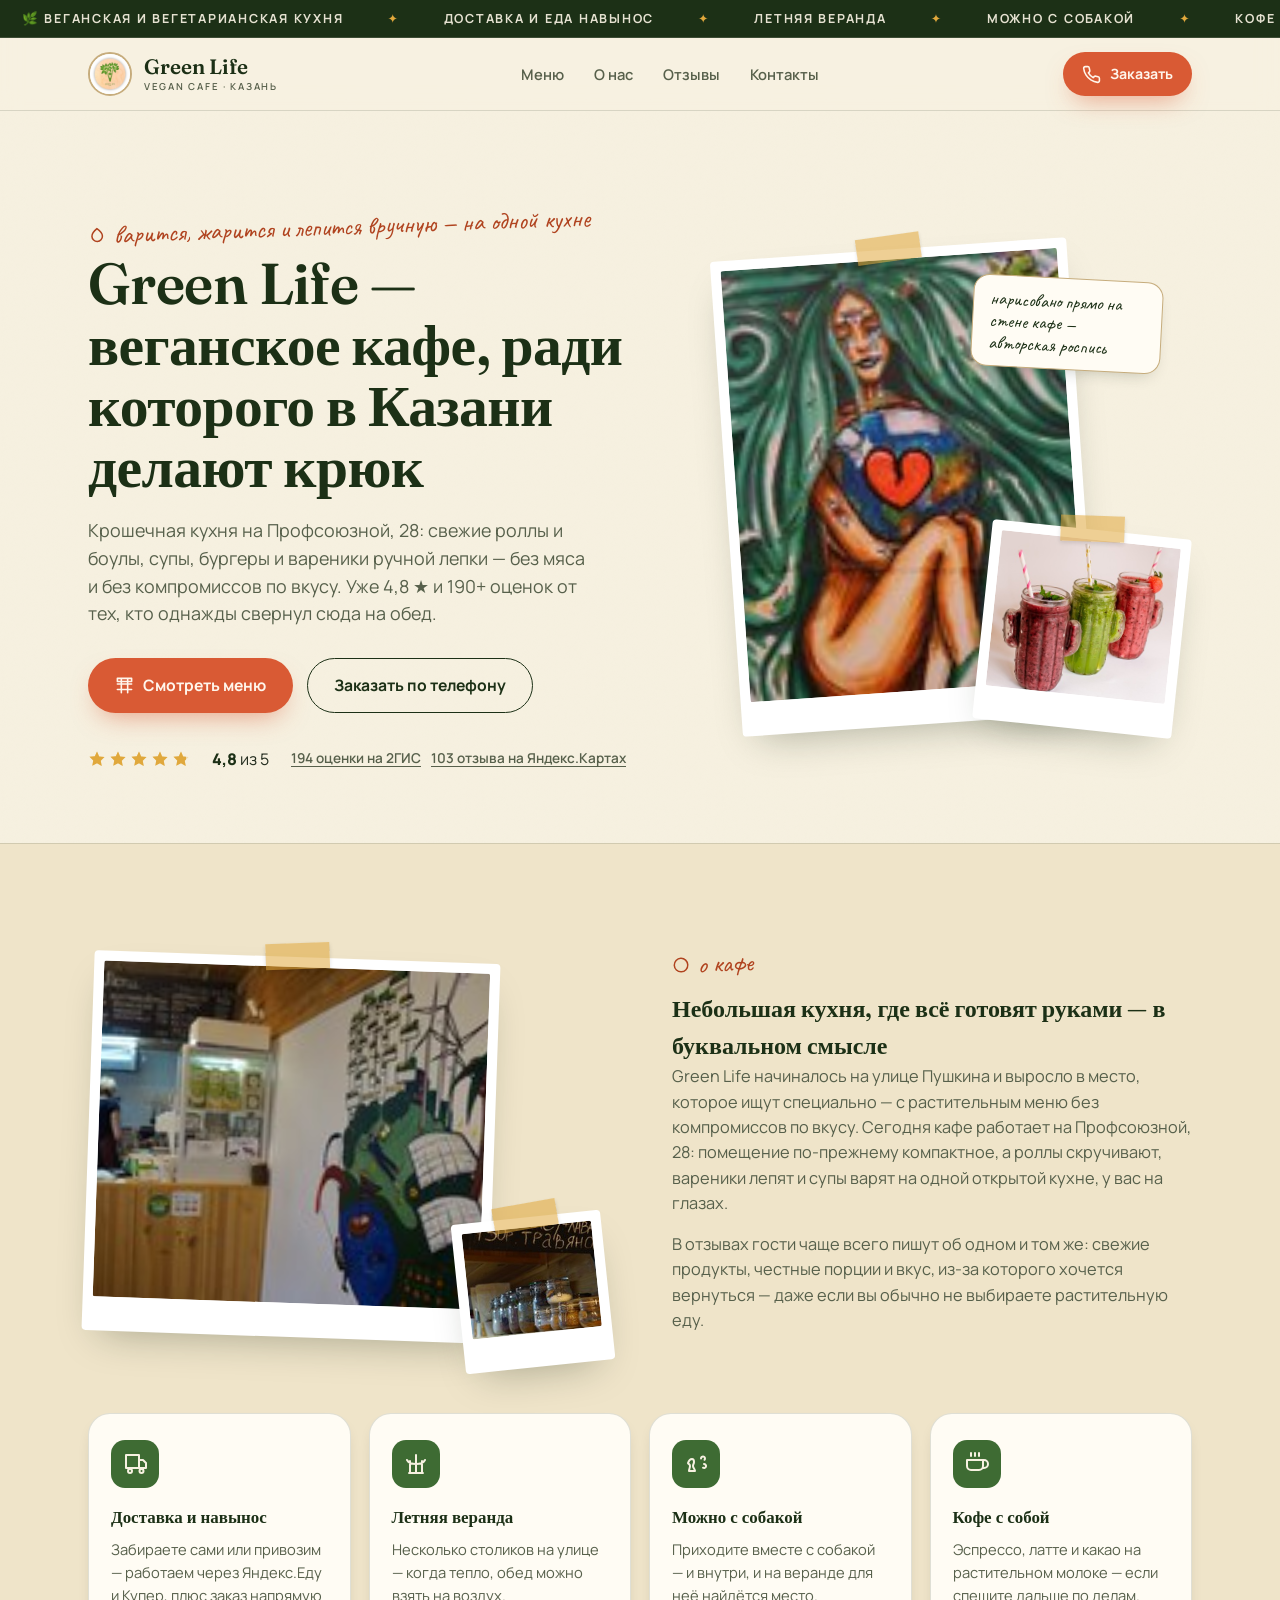
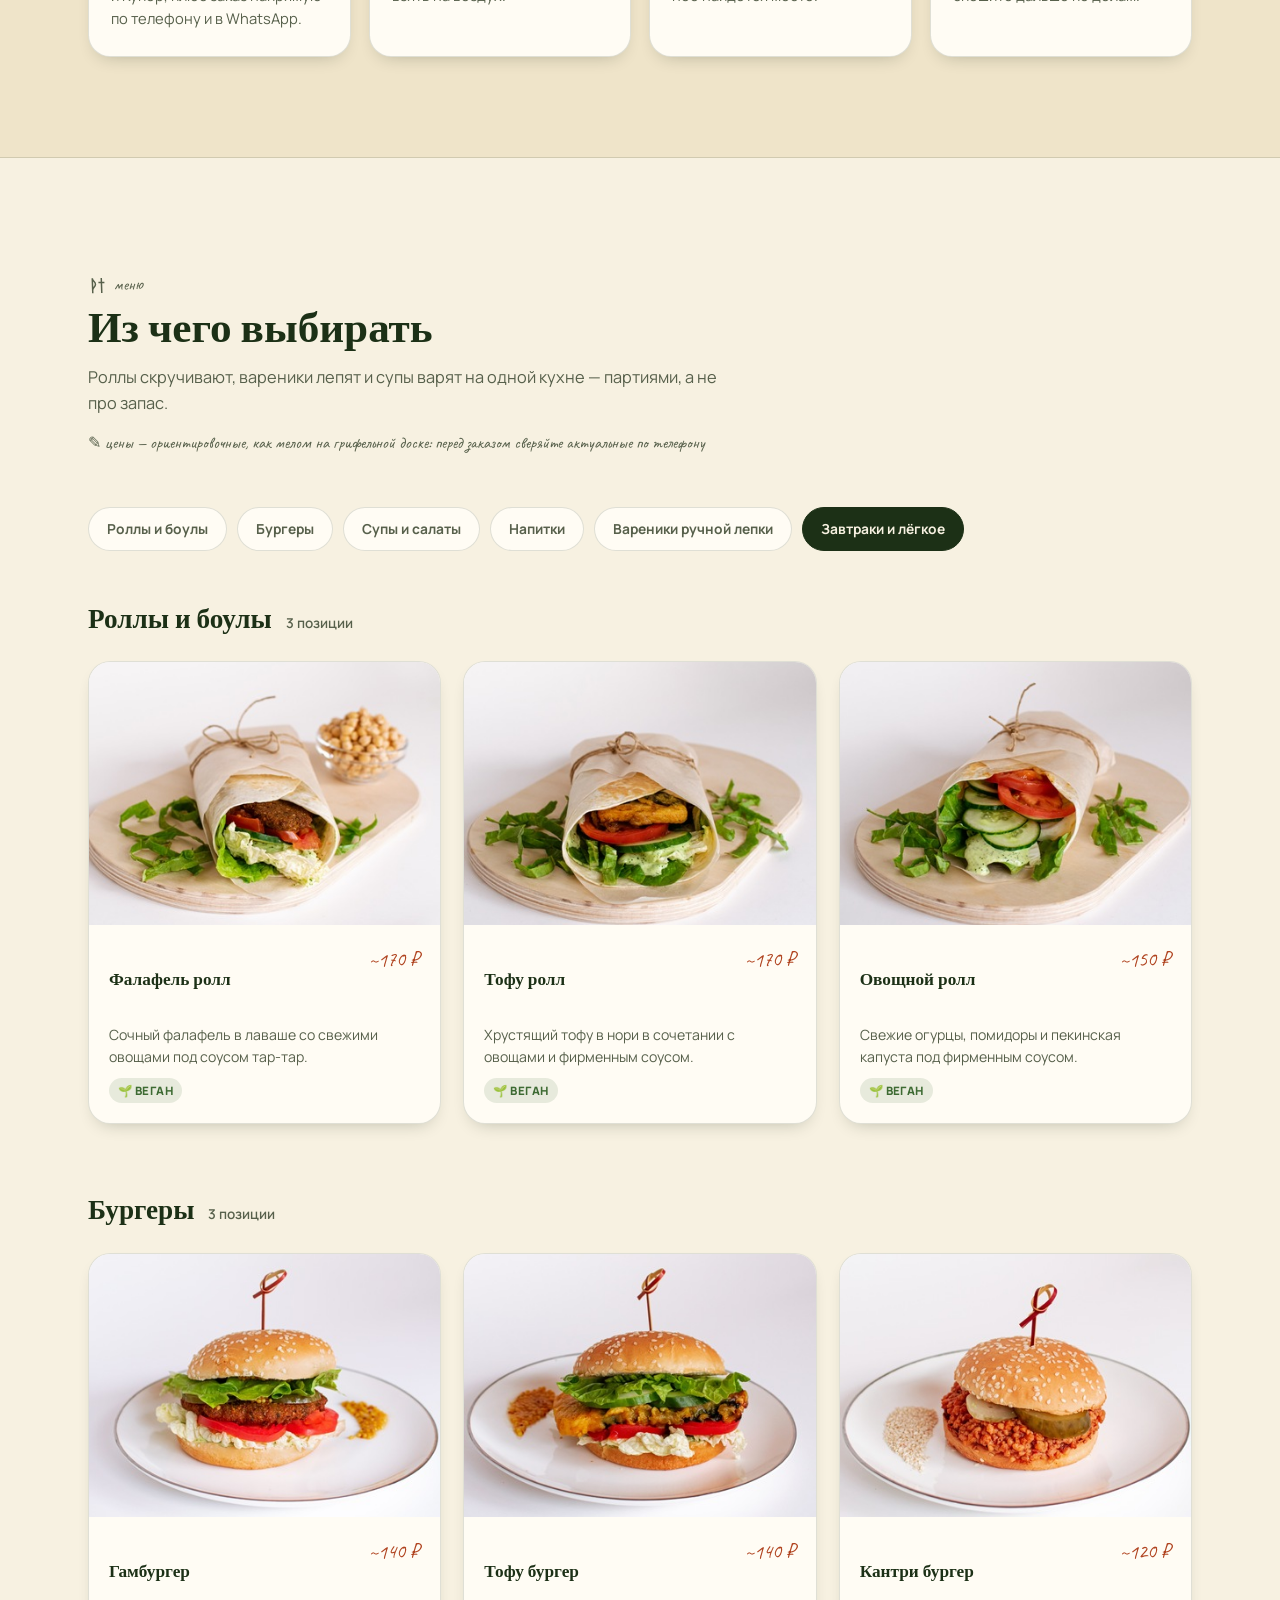
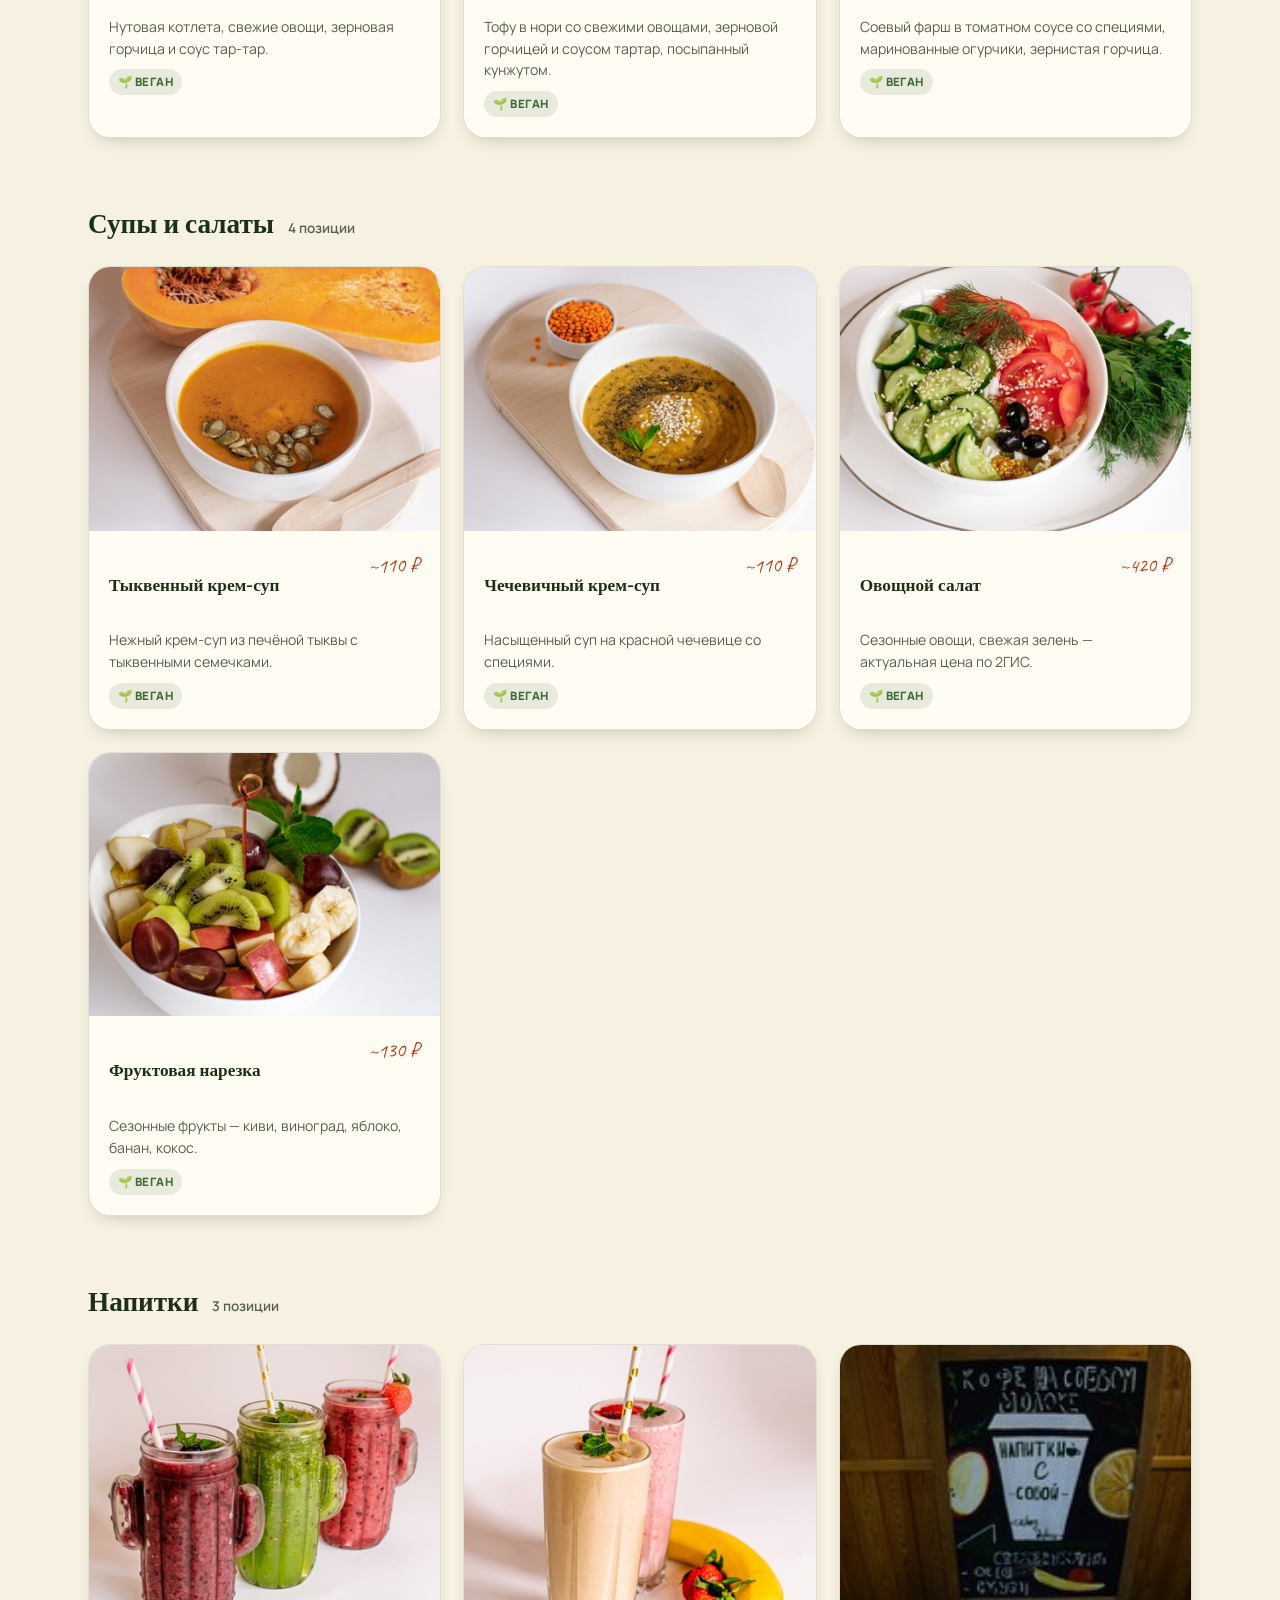
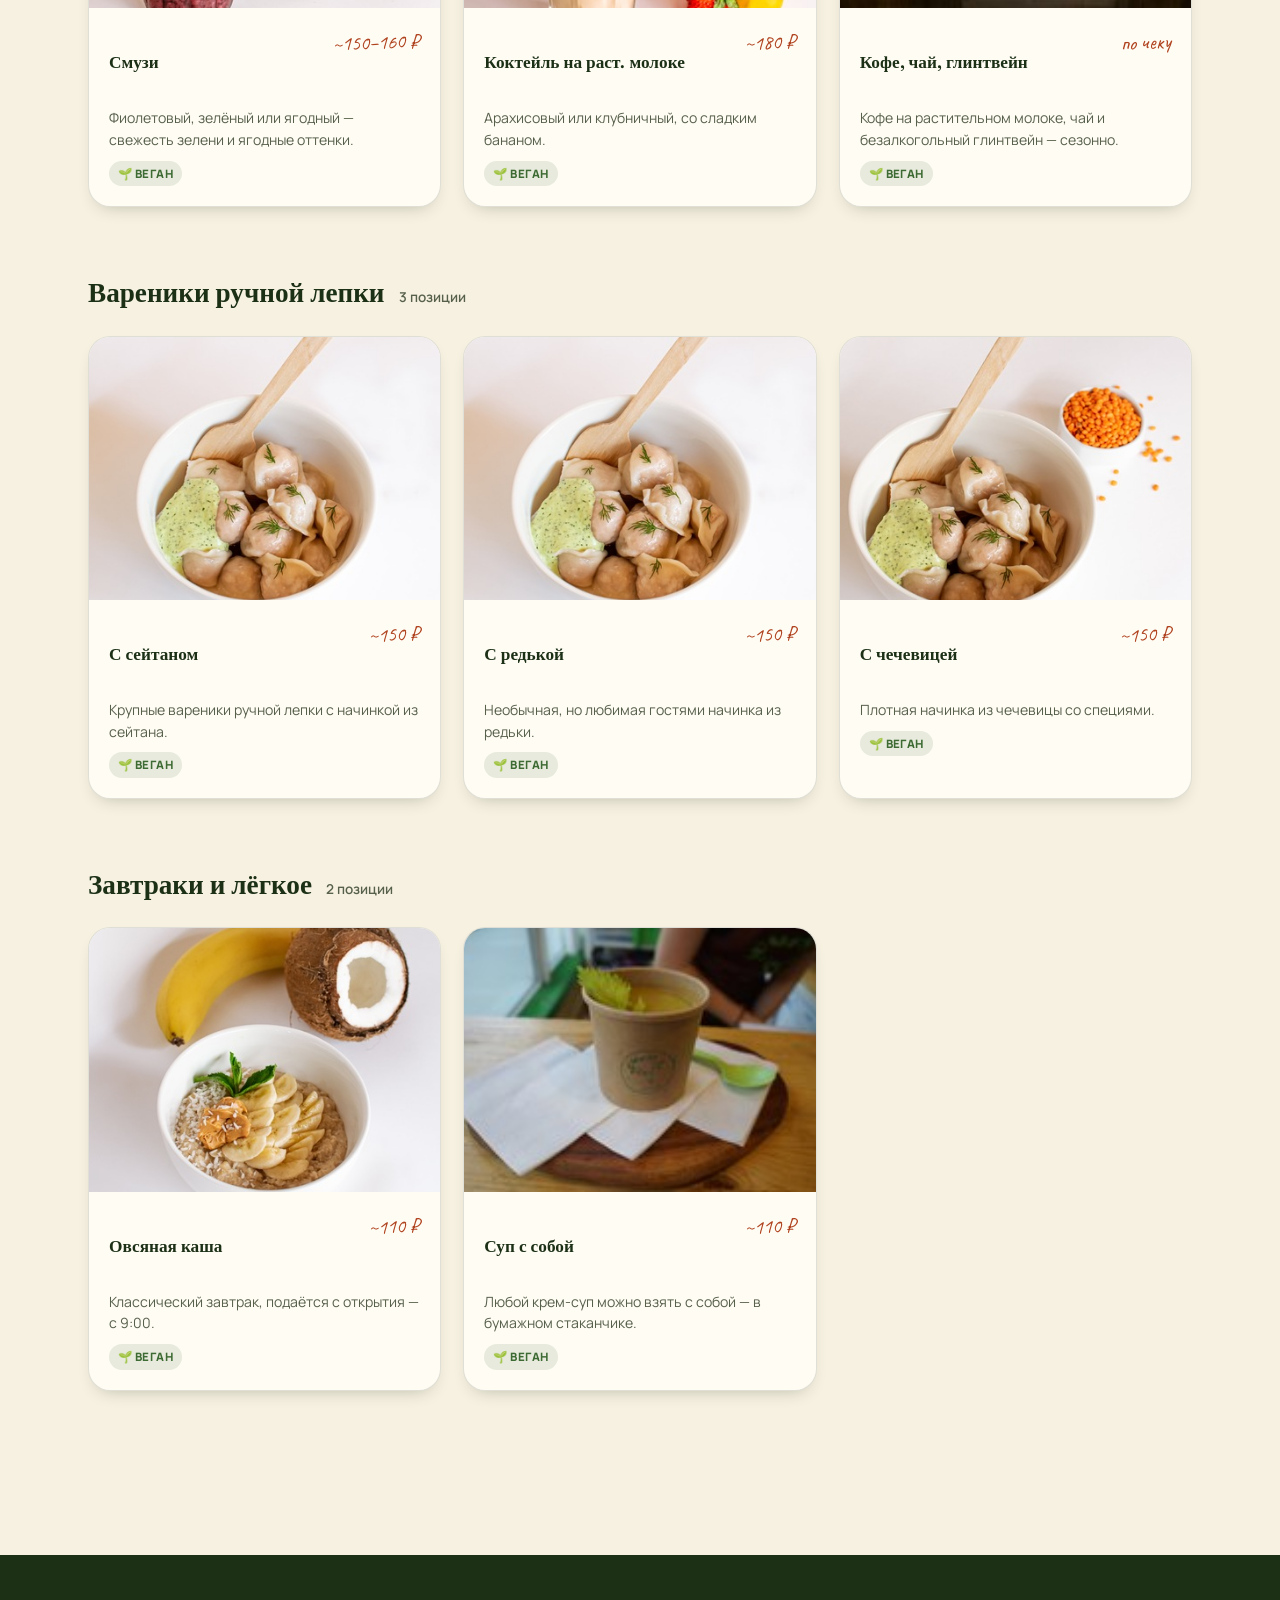
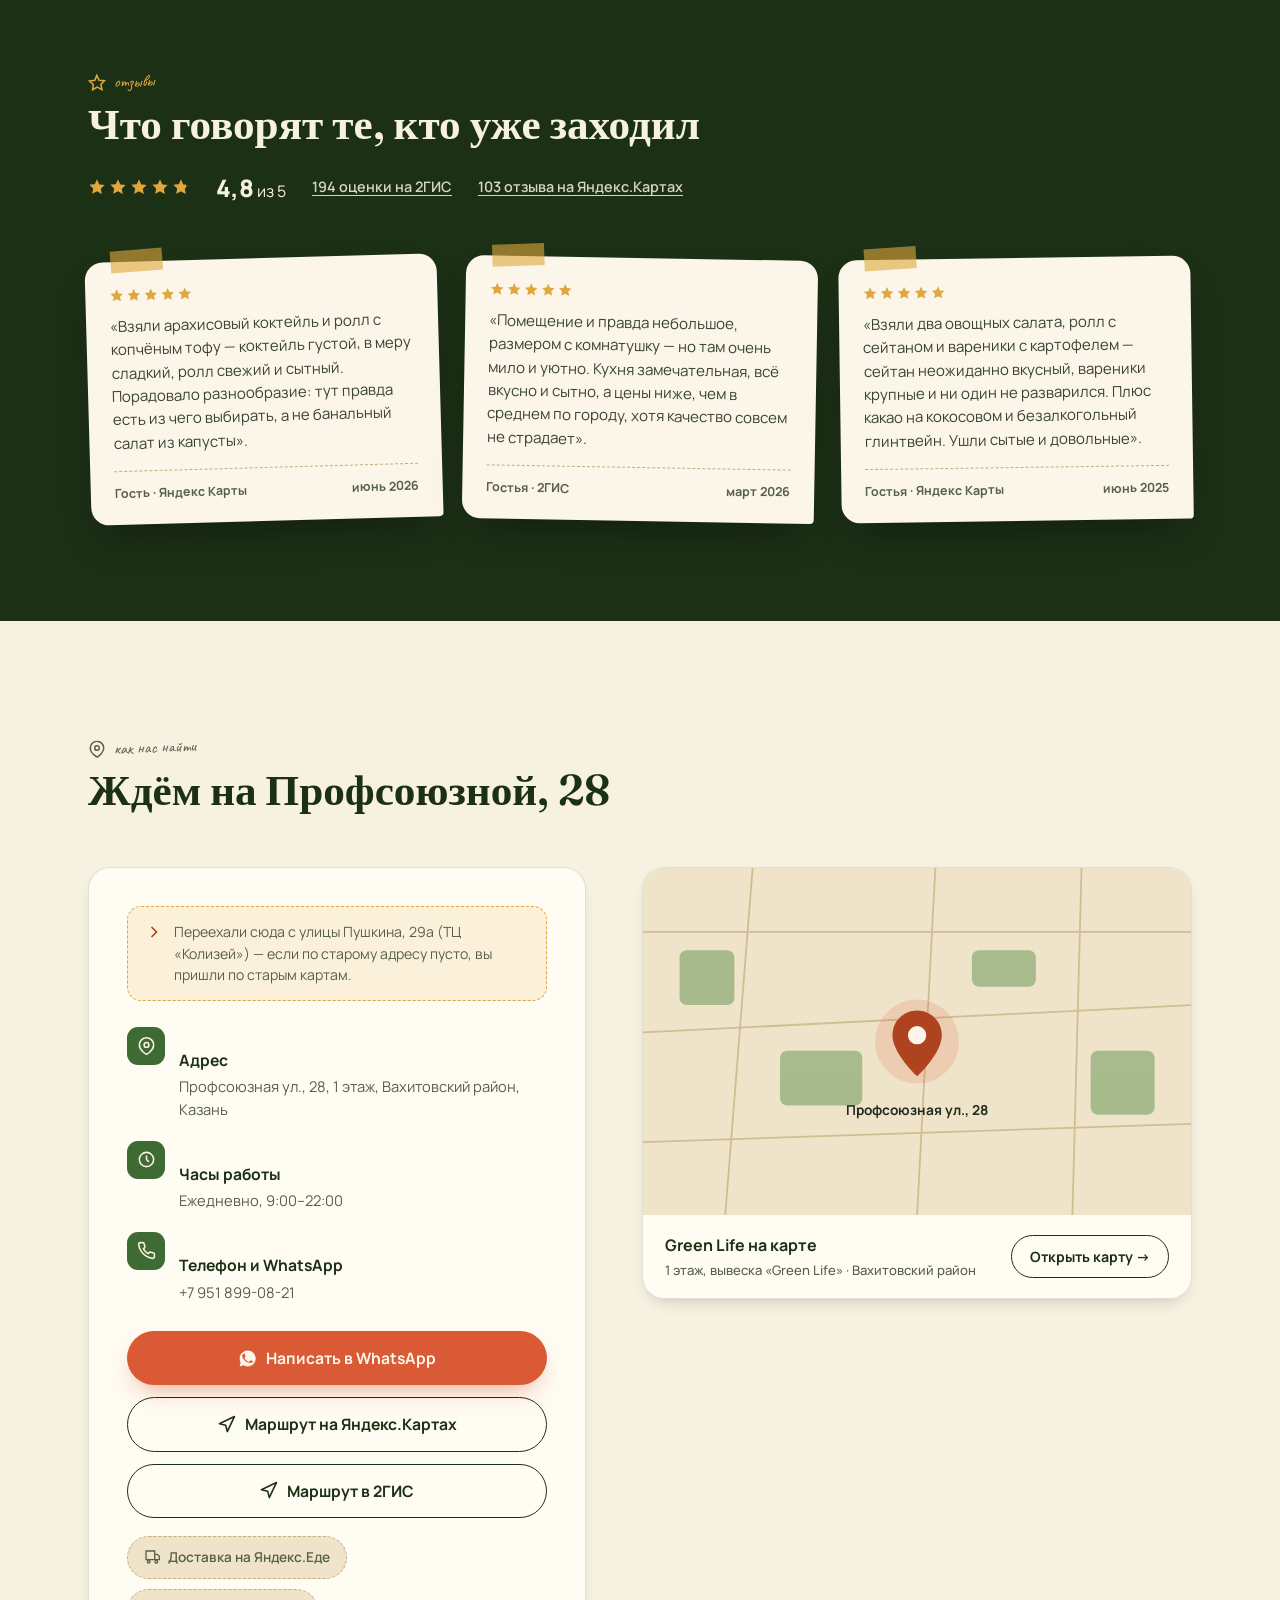
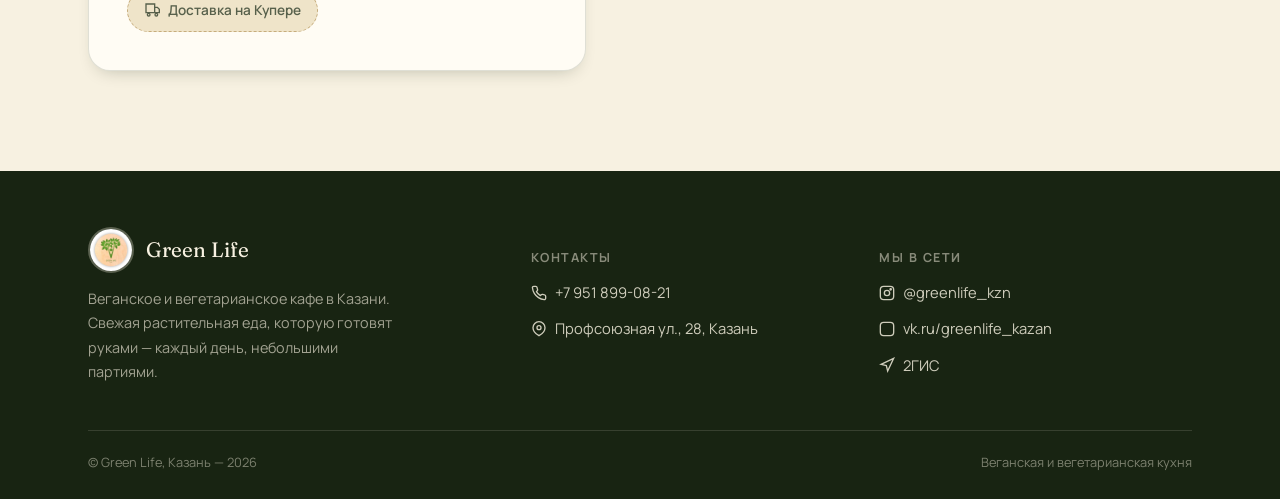
<file: green-life/index.html>
<!DOCTYPE html>
<html lang="ru">
<head>
<meta charset="UTF-8">
<meta name="viewport" content="width=device-width, initial-scale=1.0">
<title>Green Life — веганское кафе в Казани</title>
<meta name="description" content="Green Life — маленькое веганское и вегетарианское кафе в Казани. Роллы, боулы, супы, вареники ручной лепки. Доставка, навынос, летняя веранда. 4,8★ на 2ГИС.">

<link rel="preconnect" href="https://fonts.googleapis.com">
<link rel="preconnect" href="https://fonts.gstatic.com" crossorigin>
<link href="https://fonts.googleapis.com/css2?family=Fraunces:ital,opsz,wght@0,9..144,400;0,9..144,500;0,9..144,600;0,9..144,700;1,9..144,500&family=Manrope:wght@400;500;600;700;800&family=Caveat:wght@500;600;700&display=swap" rel="stylesheet">

<style>
  :root{
    --header-h:116px;
    --paper:#F7F1E1;
    --paper-2:#EFE4C9;
    --card:#FFFCF4;
    --ink:#232C1E;
    --ink-soft:#57604B;
    --leaf:#3E6B33;
    --leaf-deep:#1C3016;
    --leaf-mid:#6E9A5A;
    --wood:#D9C39B;
    --wood-line:#C6AC7C;
    --coral:#D95A34;
    --coral-deep:#B0431F;
    --gold:#E0A83C;
    --line: rgba(28,48,22,0.14);
    --shadow: 0 18px 40px -18px rgba(24,36,18,0.35);
    --shadow-sm: 0 8px 18px -10px rgba(24,36,18,0.3);
    --radius: 22px;
    --maxw: 1200px;
  }

  *,*::before,*::after{ box-sizing:border-box; }
  html{ scroll-behavior:smooth; }
  @media (prefers-reduced-motion: reduce){
    html{ scroll-behavior:auto; }
    *,*::before,*::after{ animation-duration:0.001ms !important; animation-iteration-count:1 !important; transition-duration:0.001ms !important; scroll-behavior:auto !important; }
  }

  body{
    margin:0;
    background:var(--paper);
    color:var(--ink);
    font-family:'Manrope', system-ui, sans-serif;
    font-size:16px;
    line-height:1.55;
    -webkit-font-smoothing:antialiased;
    overflow-x:hidden;
  }

  /* subtle paper grain */
  body::before{
    content:"";
    position:fixed; inset:0;
    pointer-events:none;
    z-index:0;
    opacity:0.5;
    background-image:url("data:image/svg+xml;utf8,<svg xmlns='http://www.w3.org/2000/svg' width='120' height='120'><filter id='n'><feTurbulence type='fractalNoise' baseFrequency='0.9' numOctaves='2' stitchTiles='stitch'/><feColorMatrix type='matrix' values='0 0 0 0 0.15  0 0 0 0 0.2  0 0 0 0 0.12  0 0 0 0.035 0'/></filter><rect width='100%25' height='100%25' filter='url(%23n)'/></svg>");
  }

  img{ max-width:100%; display:block; }
  a{ color:inherit; text-decoration:none; }
  h1,h2,h3{ font-family:'Fraunces', serif; font-weight:600; margin:0; color:var(--leaf-deep); }
  p{ margin:0; }
  ul{ margin:0; padding:0; list-style:none; }
  button{ font:inherit; cursor:pointer; }

  .wrap{ max-width:var(--maxw); margin:0 auto; padding:0 clamp(20px,5vw,48px); position:relative; z-index:1; }

  .eyebrow{
    font-family:'Caveat', cursive;
    font-size:clamp(1.3rem,2vw,1.6rem);
    color:var(--coral-deep);
    display:inline-flex;
    align-items:center;
    gap:8px;
    margin-bottom:6px;
    transform:rotate(-2deg);
  }
  .eyebrow svg{ width:18px; height:18px; flex:none; }

  .skip-link{
    position:absolute; left:-999px; top:0;
    background:var(--leaf-deep); color:var(--paper);
    padding:12px 18px; border-radius:0 0 10px 0; z-index:200;
  }
  .skip-link:focus{ left:0; }

  :focus-visible{ outline:3px solid var(--coral); outline-offset:3px; border-radius:6px; }

  /* ---------- Buttons ---------- */
  .btn{
    display:inline-flex; align-items:center; justify-content:center; gap:9px;
    padding:14px 26px;
    border-radius:100px;
    font-weight:700;
    font-size:0.98rem;
    border:1.5px solid transparent;
    transition:transform .25s cubic-bezier(.2,.8,.2,1), box-shadow .25s ease, background .25s ease, color .25s ease;
    white-space:nowrap;
  }
  .btn svg{ width:19px; height:19px; flex:none; }
  .btn-primary{
    background:var(--coral); color:#FFF6EC;
    box-shadow:0 12px 26px -10px rgba(217,90,52,0.55);
  }
  .btn-primary:hover{ transform:translateY(-3px); box-shadow:0 18px 32px -12px rgba(217,90,52,0.65); background:var(--coral-deep); }
  .btn-outline{
    background:transparent; border-color:var(--leaf-deep); color:var(--leaf-deep);
  }
  .btn-outline:hover{ background:var(--leaf-deep); color:var(--paper); transform:translateY(-3px); }
  .btn-ghost{
    background:rgba(255,255,255,0.14); color:var(--paper); border-color:rgba(247,241,225,0.4);
  }
  .btn-ghost:hover{ background:rgba(255,255,255,0.24); transform:translateY(-3px); }
  .btn-sm{ padding:10px 18px; font-size:0.88rem; }
  .btn-block{ width:100%; }

  .badge-static{
    display:inline-flex; align-items:center; gap:8px;
    padding:10px 16px; border-radius:100px;
    background:var(--paper-2); border:1.5px dashed var(--wood-line);
    color:var(--ink-soft); font-size:0.85rem; font-weight:600;
    cursor:default;
  }
  .badge-static svg{ width:16px; height:16px; }

  /* ---------- Header ---------- */
  header{
    position:sticky; top:0; z-index:100;
    background:rgba(247,241,225,0.88);
    backdrop-filter:blur(10px);
    border-bottom:1px solid var(--line);
    transition:box-shadow .3s ease, padding .3s ease;
  }
  header.scrolled{ box-shadow:0 10px 26px -18px rgba(20,30,15,0.4); }
  /* backdrop-filter creates a containing block for position:fixed descendants,
     which would trap the mobile nav panel inside the header's own small box
     instead of the viewport — drop it while the panel is open */
  header.nav-open{ backdrop-filter:none; }
  .header-inner{
    display:flex; align-items:center; justify-content:space-between;
    gap:20px; padding:14px clamp(20px,5vw,48px);
    max-width:var(--maxw); margin:0 auto;
  }
  .brand{ display:flex; align-items:center; gap:12px; }
  .brand img{
    width:44px; height:44px; border-radius:50%; object-fit:cover;
    border:2px solid var(--wood-line); background:var(--wood);
  }
  .brand-word{
    font-family:'Fraunces', serif; font-weight:600;
    font-size:1.3rem; color:var(--leaf-deep); line-height:1;
  }
  .brand-word small{
    display:block; font-family:'Manrope', sans-serif; font-weight:600;
    font-size:0.6rem; letter-spacing:0.18em; color:var(--ink-soft); margin-top:4px;
    text-transform:uppercase;
  }
  nav.mainnav{ display:flex; align-items:center; gap:clamp(14px,2.4vw,30px); }
  nav.mainnav a{
    font-weight:600; font-size:0.92rem; color:var(--ink-soft);
    position:relative; padding:4px 0;
  }
  nav.mainnav a::after{
    content:""; position:absolute; left:0; right:100%; bottom:-2px; height:2px;
    background:var(--coral); transition:right .3s cubic-bezier(.2,.8,.2,1);
  }
  nav.mainnav a:hover::after, nav.mainnav a:focus-visible::after{ right:0; }
  nav.mainnav a:hover{ color:var(--leaf-deep); }
  .header-cta{ display:flex; align-items:center; gap:12px; }
  .nav-toggle{ display:none; }

  /* ---------- Marquee ---------- */
  .marquee-strip{
    background:var(--leaf-deep); color:var(--paper); overflow:hidden;
    border-bottom:1px solid rgba(247,241,225,0.15);
  }
  .marquee-track{
    display:flex; width:max-content; gap:0;
    animation:scrollmq 32s linear infinite;
    padding:9px 0;
  }
  @keyframes scrollmq{ from{ transform:translateX(0);} to{ transform:translateX(-50%);} }
  .marquee-track span{
    font-size:0.78rem; font-weight:700; letter-spacing:0.14em; text-transform:uppercase;
    padding:0 22px; white-space:nowrap; opacity:0.92;
  }
  .marquee-track span.dot{ color:var(--gold); opacity:1; }

  /* ---------- Hero ---------- */
  .hero{ padding:clamp(50px,8vw,96px) 0 clamp(40px,6vw,72px); position:relative; }
  .hero-grid{
    display:grid; grid-template-columns:1.05fr 0.95fr; gap:clamp(30px,5vw,60px);
    align-items:center;
  }
  .hero h1{
    font-size:clamp(2.3rem,4.6vw,3.6rem); line-height:1.06; letter-spacing:-0.01em;
    margin-bottom:20px;
  }
  .hero h1 em{ font-style:italic; color:var(--coral-deep); }
  .hero p.lead{
    font-size:clamp(1.02rem,1.4vw,1.15rem); color:var(--ink-soft); max-width:46ch;
    margin-bottom:30px;
  }
  .hero-ctas{ display:flex; flex-wrap:wrap; gap:14px; margin-bottom:34px; }
  .rating-row{ display:flex; flex-wrap:wrap; align-items:center; gap:14px 22px; }
  .stars-frac{ position:relative; display:inline-block; width:102px; height:18px; line-height:0; flex:none; }
  .stars-frac .stars-row{ position:absolute; top:0; left:0; display:flex; gap:3px; }
  .stars-frac .stars-row svg{ width:18px; height:18px; flex:none; }
  .stars-frac .stars-row--bg{ color:rgba(224,168,60,0.32); }
  .stars-frac .stars-row--fg{ color:var(--gold); width:var(--fill); overflow:hidden; }
  .rating-num{ font-weight:800; color:var(--leaf-deep); }
  .rating-links{ display:flex; gap:10px; flex-wrap:wrap; font-size:0.85rem; }
  .rating-links a{ text-decoration:underline; text-underline-offset:3px; color:var(--ink-soft); font-weight:600; }
  .rating-links a:hover{ color:var(--coral-deep); }

  .hero-art{ position:relative; height:clamp(340px,42vw,480px); }
  .pin-photo{
    position:absolute; background:#fff; padding:10px 10px 34px;
    border-radius:4px; box-shadow:var(--shadow);
    transition:transform .4s cubic-bezier(.2,.8,.2,1);
  }
  .pin-photo img{ border-radius:2px; width:100%; height:100%; object-fit:cover; }
  .pin-photo::before{
    content:""; position:absolute; top:-14px; left:50%; transform:translateX(-50%) rotate(-4deg);
    width:64px; height:26px;
    background:rgba(224,168,60,0.55);
    box-shadow:0 2px 4px rgba(0,0,0,0.12);
  }
  .pin-main{
    width:min(360px,72%); aspect-ratio:3/4; top:0; left:6%;
    transform:rotate(-4deg);
    z-index:2;
  }
  .pin-main:hover{ transform:rotate(-1deg) scale(1.02); }
  .pin-second{
    width:min(200px,46%); aspect-ratio:1/1; bottom:0; right:2%;
    transform:rotate(6deg);
    z-index:3;
  }
  .pin-second:hover{ transform:rotate(2deg) scale(1.03); }
  .hero-tag{
    position:absolute; top:6%; right:6%; z-index:4;
    background:var(--card); border:1.5px solid var(--wood-line);
    border-radius:16px; padding:12px 16px; box-shadow:var(--shadow-sm);
    font-family:'Caveat', cursive; font-size:1.15rem; color:var(--leaf-deep);
    transform:rotate(3deg); max-width:190px; line-height:1.2;
  }

  /* ---------- Section shells ---------- */
  section{ padding:clamp(56px,8vw,100px) 0; position:relative; }
  .section-head{ max-width:640px; margin-bottom:clamp(32px,5vw,52px); }
  .section-head h2{ font-size:clamp(1.9rem,3.4vw,2.7rem); line-height:1.12; }
  .section-head p{ color:var(--ink-soft); margin-top:14px; font-size:1.02rem; }
  .section-head.center{ margin-left:auto; margin-right:auto; text-align:center; }

  [data-reveal]{ opacity:0; transform:translateY(26px); transition:opacity .7s ease, transform .7s cubic-bezier(.2,.8,.2,1); }
  [data-reveal].in-view{ opacity:1; transform:translateY(0); }

  /* ---------- About ---------- */
  .about{ background:var(--paper-2); border-top:1px solid var(--line); border-bottom:1px solid var(--line); }
  .about-grid{ display:grid; grid-template-columns:1fr 1fr; gap:clamp(30px,5vw,64px); align-items:center; }
  .about-copy p{ color:var(--ink-soft); margin-bottom:16px; font-size:1.02rem; }
  .about-photos{ position:relative; height:clamp(300px,32vw,380px); }
  .about-photos .pin-photo.main{ width:78%; height:100%; left:0; top:0; transform:rotate(2deg); }
  .about-photos .pin-photo.main:hover{ transform:rotate(0deg); }
  .about-photos .pin-photo.mini{ width:150px; height:150px; right:0; bottom:-8%; transform:rotate(-6deg); z-index:3; }
  .about-photos .pin-photo.mini:hover{ transform:rotate(-2deg) scale(1.04); }

  .feature-grid{
    margin-top:clamp(40px,6vw,64px);
    display:grid; grid-template-columns:repeat(4,1fr); gap:18px;
  }
  .feature-card{
    background:var(--card); border:1px solid var(--line); border-radius:var(--radius);
    padding:26px 22px; box-shadow:var(--shadow-sm);
    transition:transform .3s cubic-bezier(.2,.8,.2,1), box-shadow .3s ease;
  }
  .feature-card:hover{ transform:translateY(-6px); box-shadow:var(--shadow); }
  .feature-icon{
    width:48px; height:48px; border-radius:14px; background:var(--leaf);
    display:flex; align-items:center; justify-content:center; margin-bottom:16px;
  }
  .feature-icon svg{ width:24px; height:24px; color:var(--paper); }
  .feature-card h3{ font-size:1.06rem; margin-bottom:8px; font-weight:600; }
  .feature-card p{ color:var(--ink-soft); font-size:0.92rem; }

  /* ---------- Menu ---------- */
  .menu-note{
    display:flex; align-items:center; gap:10px; margin-top:16px;
    font-family:'Caveat', cursive; font-size:1.15rem; color:var(--coral-deep);
  }
  .chip-nav{
    display:flex; gap:10px; overflow-x:auto; padding-bottom:6px; margin-bottom:40px;
    scrollbar-width:thin;
  }
  .chip-nav a{
    flex:none; padding:10px 18px; border-radius:100px; background:var(--card);
    border:1.5px solid var(--line); font-weight:700; font-size:0.86rem; color:var(--ink-soft);
    transition:all .25s ease;
  }
  .chip-nav a:hover, .chip-nav a.active{
    background:var(--leaf-deep); color:var(--paper); border-color:var(--leaf-deep);
  }

  .menu-category{ margin-bottom:clamp(44px,6vw,64px); scroll-margin-top:150px; }
  .menu-category-head{ display:flex; align-items:baseline; gap:14px; margin-bottom:22px; }
  .menu-category-head h3{ font-size:clamp(1.3rem,2.2vw,1.7rem); }
  .menu-category-head .count{ color:var(--ink-soft); font-size:0.85rem; font-weight:600; }
  .dish-grid{ display:grid; grid-template-columns:repeat(3,1fr); gap:22px; }
  .dish-card{
    background:var(--card); border-radius:var(--radius); overflow:hidden;
    border:1px solid var(--line); box-shadow:var(--shadow-sm);
    transition:transform .35s cubic-bezier(.2,.8,.2,1), box-shadow .35s ease;
  }
  .dish-card:hover{ transform:translateY(-7px); box-shadow:var(--shadow); }
  .dish-photo{ aspect-ratio:4/3; overflow:hidden; }
  .dish-photo img{ width:100%; height:100%; object-fit:cover; transition:transform .5s ease; }
  .dish-card:hover .dish-photo img{ transform:scale(1.07); }
  .dish-body{ padding:18px 20px 20px; }
  .dish-top{ display:flex; justify-content:space-between; align-items:flex-start; gap:10px; margin-bottom:8px; }
  .dish-top h4{ font-family:'Fraunces', serif; font-weight:600; font-size:1.08rem; color:var(--leaf-deep); }
  .dish-price{
    font-family:'Caveat', cursive; font-size:1.3rem; color:var(--coral-deep);
    white-space:nowrap; transform:rotate(-2deg); flex:none;
  }
  .dish-body p{ color:var(--ink-soft); font-size:0.88rem; }
  .veg-tag{
    display:inline-flex; align-items:center; gap:4px; margin-top:10px;
    font-size:0.72rem; font-weight:800; letter-spacing:0.04em; text-transform:uppercase;
    color:var(--leaf); background:rgba(62,107,51,0.12); padding:4px 9px; border-radius:100px;
  }

  /* ---------- Reviews ---------- */
  .reviews{ background:var(--leaf-deep); color:var(--paper); }
  .reviews .section-head h2{ color:var(--paper); }
  .reviews .section-head p{ color:rgba(247,241,225,0.72); }
  .reviews-summary{
    display:flex; flex-wrap:wrap; gap:12px 26px; align-items:center; margin-top:20px;
  }
  .reviews-summary .rating-num{ color:var(--paper); font-size:1.5rem; }
  .reviews-summary a{ text-decoration:underline; text-underline-offset:3px; color:rgba(247,241,225,0.85); font-weight:600; font-size:0.9rem; }
  .review-grid{ display:grid; grid-template-columns:repeat(3,1fr); gap:24px; margin-top:44px; }
  .review-card{
    background:#FBF6E9; color:var(--ink); border-radius:18px 18px 4px 18px;
    padding:26px 24px 22px; box-shadow:0 20px 40px -16px rgba(0,0,0,0.4);
    position:relative;
    transition:transform .3s ease;
  }
  .review-card:nth-child(1){ transform:rotate(-1.6deg); }
  .review-card:nth-child(2){ transform:rotate(1deg); }
  .review-card:nth-child(3){ transform:rotate(-0.8deg); }
  .review-card:hover{ transform:rotate(0deg) translateY(-4px); }
  .review-card::before{
    content:""; position:absolute; top:-12px; left:26px; width:52px; height:22px;
    background:rgba(224,168,60,0.6); transform:rotate(-3deg);
  }
  .review-stars{ display:flex; gap:2px; color:var(--gold); margin-bottom:12px; }
  .review-stars svg{ width:15px; height:15px; }
  .review-card p.quote{ font-size:0.94rem; color:#3A4433; margin-bottom:16px; }
  .review-source{ display:flex; align-items:center; justify-content:space-between; font-size:0.78rem; color:var(--ink-soft); font-weight:700; border-top:1px dashed var(--wood-line); padding-top:12px; }

  /* ---------- Location ---------- */
  .location-grid{ display:grid; grid-template-columns:0.95fr 1.05fr; gap:clamp(30px,5vw,56px); align-items:start; }
  .info-card{
    background:var(--card); border:1px solid var(--line); border-radius:var(--radius);
    padding:clamp(26px,4vw,38px); box-shadow:var(--shadow-sm);
  }
  .moved-note{
    display:flex; gap:10px; align-items:flex-start; background:rgba(224,168,60,0.14);
    border:1.5px dashed var(--gold); border-radius:14px; padding:14px 16px; margin-bottom:26px;
    font-size:0.88rem; color:var(--ink-soft);
  }
  .moved-note svg{ width:20px; height:20px; flex:none; color:var(--coral-deep); margin-top:1px; }
  .info-line{ display:flex; gap:14px; align-items:flex-start; margin-bottom:20px; }
  .info-line .ic{
    width:38px; height:38px; border-radius:11px; background:var(--leaf); flex:none;
    display:flex; align-items:center; justify-content:center;
  }
  .info-line .ic svg{ width:19px; height:19px; color:var(--paper); }
  .info-line h4{ font-size:0.98rem; margin-bottom:3px; color:var(--leaf-deep); }
  .info-line p, .info-line a{ color:var(--ink-soft); font-size:0.92rem; }
  .info-line a:hover{ color:var(--coral-deep); }
  .location-ctas{ display:flex; flex-direction:column; gap:12px; margin-top:26px; }
  .badges-row{ display:flex; flex-wrap:wrap; gap:10px; margin-top:18px; }

  .map-card{
    background:var(--card); border:1px solid var(--line); border-radius:var(--radius);
    overflow:hidden; box-shadow:var(--shadow-sm);
  }
  .map-illustration{ display:block; width:100%; height:auto; }
  .map-caption{
    display:flex; align-items:center; justify-content:space-between; gap:14px;
    padding:18px 22px; flex-wrap:wrap;
  }
  .map-caption p{ font-weight:700; color:var(--leaf-deep); }
  .map-caption span{ display:block; font-size:0.82rem; color:var(--ink-soft); font-weight:500; margin-top:2px; }

  /* ---------- Footer ---------- */
  footer{ background:#182412; color:rgba(247,241,225,0.82); padding:56px 0 26px; }
  .footer-grid{ display:grid; grid-template-columns:1.3fr 1fr 1fr; gap:36px; margin-bottom:40px; }
  .footer-brand{ display:flex; align-items:center; gap:12px; margin-bottom:14px; }
  .footer-brand img{ width:46px; height:46px; border-radius:50%; border:2px solid rgba(247,241,225,0.3); }
  .footer-brand span{ font-family:'Fraunces', serif; font-size:1.3rem; color:#F7F1E1; }
  footer p{ font-size:0.9rem; line-height:1.7; color:rgba(247,241,225,0.62); max-width:34ch; }
  .footer-col h5{ font-size:0.78rem; letter-spacing:0.12em; text-transform:uppercase; color:rgba(247,241,225,0.5); margin-bottom:14px; font-weight:700; }
  .footer-col ul li{ margin-bottom:10px; }
  .footer-col a{ font-size:0.92rem; color:rgba(247,241,225,0.82); display:inline-flex; align-items:center; gap:8px; }
  .footer-col a:hover{ color:var(--gold); }
  .footer-col a svg{ width:16px; height:16px; flex:none; }
  .footer-bottom{ border-top:1px solid rgba(247,241,225,0.14); padding-top:22px; display:flex; justify-content:space-between; flex-wrap:wrap; gap:10px; font-size:0.8rem; color:rgba(247,241,225,0.45); }

  /* ---------- Responsive ---------- */
  @media (max-width:1000px){
    .hero-grid{ grid-template-columns:1fr; }
    .hero-art{ height:380px; max-width:420px; margin:0 auto; }
    .about-grid{ grid-template-columns:1fr; }
    .about-photos{ order:-1; height:300px; }
    .feature-grid{ grid-template-columns:repeat(2,1fr); }
    .dish-grid{ grid-template-columns:repeat(2,1fr); }
    .review-grid{ grid-template-columns:1fr; max-width:480px; margin-left:auto; margin-right:auto; }
    .location-grid{ grid-template-columns:1fr; }
    .footer-grid{ grid-template-columns:1fr 1fr; }
  }

  @media (max-width:760px){
    nav.mainnav{
      position:fixed; top:var(--header-h); left:0; right:0; bottom:0;
      background:var(--paper); overflow-y:auto;
      flex-direction:column; align-items:flex-start; gap:0;
      padding:10px clamp(20px,5vw,48px) 18px; border-bottom:1px solid var(--line);
      box-shadow:0 16px 30px -20px rgba(0,0,0,0.3);
      transform:translateY(-130%); opacity:0; transition:transform .3s ease, opacity .3s ease;
      z-index:99;
    }
    nav.mainnav.open{ transform:translateY(0); opacity:1; }
    nav.mainnav a{ padding:16px 0; width:100%; border-bottom:1px solid var(--line); font-size:1.05rem; }
    .header-cta .btn-label{ display:none; }
    .nav-toggle{
      display:flex; align-items:center; justify-content:center;
      width:42px; height:42px; border-radius:50%; border:1.5px solid var(--line); background:var(--card);
    }
    .nav-toggle svg{ width:20px; height:20px; }
    .dish-grid{ grid-template-columns:1fr; gap:14px; }
    .dish-card{ display:flex; flex-direction:row; }
    .dish-card:hover{ transform:none; }
    .dish-photo{ width:118px; aspect-ratio:1/1; flex:none; }
    .dish-card:hover .dish-photo img{ transform:none; }
    .dish-body{ padding:12px 16px; flex:1; min-width:0; }
    .dish-top{ margin-bottom:4px; }
    .dish-top h4{ font-size:0.98rem; }
    .dish-price{ font-size:1.1rem; }
    .dish-body p{
      font-size:0.82rem; display:-webkit-box; -webkit-line-clamp:2;
      -webkit-box-orient:vertical; overflow:hidden;
    }
    .veg-tag{ margin-top:6px; font-size:0.65rem; padding:3px 8px; }
    .feature-grid{ grid-template-columns:1fr 1fr; }
    .footer-grid{ grid-template-columns:1fr; gap:28px; }
    .hero-tag{ display:none; }
  }

  @media (max-width:420px){
    .feature-grid{ grid-template-columns:1fr; }
    .hero-ctas{ flex-direction:column; align-items:stretch; }
    .hero-ctas .btn{ width:100%; }
  }
</style>
</head>
<body>

<a class="skip-link" href="#main">Перейти к основному содержимому</a>

<header id="siteHeader">
  <div class="marquee-strip" aria-hidden="true">
    <div class="marquee-track">
      <span>🌿 веганская и вегетарианская кухня</span><span class="dot">✦</span>
      <span>доставка и еда навынос</span><span class="dot">✦</span>
      <span>летняя веранда</span><span class="dot">✦</span>
      <span>можно с собакой</span><span class="dot">✦</span>
      <span>кофе на растительном молоке</span><span class="dot">✦</span>
      <span>лепим вареники руками каждый день</span><span class="dot">✦</span>
      <span>🌿 веганская и вегетарианская кухня</span><span class="dot">✦</span>
      <span>доставка и еда навынос</span><span class="dot">✦</span>
      <span>летняя веранда</span><span class="dot">✦</span>
      <span>можно с собакой</span><span class="dot">✦</span>
      <span>кофе на растительном молоке</span><span class="dot">✦</span>
      <span>лепим вареники руками каждый день</span><span class="dot">✦</span>
    </div>
  </div>
  <div class="header-inner">
    <a href="#top" class="brand" aria-label="Green Life — на главную">
      <img src="assets/img/logo.jpg" alt="Логотип Green Life — выжженный на дереве значок с растением">
      <span class="brand-word">Green Life<small>vegan cafe · казань</small></span>
    </a>
    <nav class="mainnav" id="mainnav">
      <a href="#menu">Меню</a>
      <a href="#about">О нас</a>
      <a href="#reviews">Отзывы</a>
      <a href="#contacts">Контакты</a>
    </nav>
    <div class="header-cta">
      <a class="btn btn-primary btn-sm" href="tel:+79518990821">
        <svg viewBox="0 0 24 24" fill="none" stroke="currentColor" stroke-width="2" stroke-linecap="round" stroke-linejoin="round"><path d="M22 16.92v3a2 2 0 0 1-2.18 2 19.79 19.79 0 0 1-8.63-3.07 19.5 19.5 0 0 1-6-6 19.79 19.79 0 0 1-3.07-8.67A2 2 0 0 1 4.11 2h3a2 2 0 0 1 2 1.72c.127.96.361 1.903.7 2.81a2 2 0 0 1-.45 2.11L8.09 9.91a16 16 0 0 0 6 6l1.27-1.27a2 2 0 0 1 2.11-.45c.907.339 1.85.573 2.81.7A2 2 0 0 1 22 16.92z"/></svg>
        <span class="btn-label">Заказать</span>
      </a>
      <button class="nav-toggle" id="navToggle" aria-label="Открыть меню" aria-expanded="false" aria-controls="mainnav">
        <svg viewBox="0 0 24 24" fill="none" stroke="currentColor" stroke-width="2" stroke-linecap="round"><path d="M4 7h16M4 12h16M4 17h16"/></svg>
      </button>
    </div>
  </div>
</header>

<main id="main">

  <!-- HERO -->
  <div id="top"></div>
  <section class="hero">
    <div class="wrap hero-grid">
      <div>
        <p class="eyebrow">
          <svg viewBox="0 0 24 24" fill="none" stroke="currentColor" stroke-width="2"><path d="M12 3c-4 3-7 6-7 10a7 7 0 0 0 14 0c0-4-3-7-7-10z"/></svg>
          варится, жарится и лепится вручную — на одной кухне
        </p>
        <h1 data-reveal>Green Life — веганское кафе, ради которого в Казани делают крюк</h1>
        <p class="lead" data-reveal>Крошечная кухня на Профсоюзной, 28: свежие роллы и боулы, супы, бургеры и вареники ручной лепки — без мяса и без компромиссов по вкусу. Уже 4,8&nbsp;★ и 190+ оценок от тех, кто однажды свернул сюда на обед.</p>
        <div class="hero-ctas" data-reveal>
          <a class="btn btn-primary" href="#menu">
            <svg viewBox="0 0 24 24" fill="none" stroke="currentColor" stroke-width="2" stroke-linecap="round" stroke-linejoin="round"><path d="M3 3h18v4H3zM3 10h18M3 17h18M8 3v18M16 3v18"/></svg>
            Смотреть меню
          </a>
          <a class="btn btn-outline" href="tel:+79518990821">Заказать по телефону</a>
        </div>
        <div class="rating-row" data-reveal>
          <span class="stars-frac" style="--fill:96%" aria-hidden="true">
            <span class="stars-row stars-row--bg">
              <svg viewBox="0 0 24 24" fill="currentColor"><path d="M12 2l2.9 6.6L22 9.3l-5 4.9 1.3 7-6.3-3.5L5.7 21l1.3-7-5-4.9 7.1-.7z"/></svg>
              <svg viewBox="0 0 24 24" fill="currentColor"><path d="M12 2l2.9 6.6L22 9.3l-5 4.9 1.3 7-6.3-3.5L5.7 21l1.3-7-5-4.9 7.1-.7z"/></svg>
              <svg viewBox="0 0 24 24" fill="currentColor"><path d="M12 2l2.9 6.6L22 9.3l-5 4.9 1.3 7-6.3-3.5L5.7 21l1.3-7-5-4.9 7.1-.7z"/></svg>
              <svg viewBox="0 0 24 24" fill="currentColor"><path d="M12 2l2.9 6.6L22 9.3l-5 4.9 1.3 7-6.3-3.5L5.7 21l1.3-7-5-4.9 7.1-.7z"/></svg>
              <svg viewBox="0 0 24 24" fill="currentColor"><path d="M12 2l2.9 6.6L22 9.3l-5 4.9 1.3 7-6.3-3.5L5.7 21l1.3-7-5-4.9 7.1-.7z"/></svg>
            </span>
            <span class="stars-row stars-row--fg">
              <svg viewBox="0 0 24 24" fill="currentColor"><path d="M12 2l2.9 6.6L22 9.3l-5 4.9 1.3 7-6.3-3.5L5.7 21l1.3-7-5-4.9 7.1-.7z"/></svg>
              <svg viewBox="0 0 24 24" fill="currentColor"><path d="M12 2l2.9 6.6L22 9.3l-5 4.9 1.3 7-6.3-3.5L5.7 21l1.3-7-5-4.9 7.1-.7z"/></svg>
              <svg viewBox="0 0 24 24" fill="currentColor"><path d="M12 2l2.9 6.6L22 9.3l-5 4.9 1.3 7-6.3-3.5L5.7 21l1.3-7-5-4.9 7.1-.7z"/></svg>
              <svg viewBox="0 0 24 24" fill="currentColor"><path d="M12 2l2.9 6.6L22 9.3l-5 4.9 1.3 7-6.3-3.5L5.7 21l1.3-7-5-4.9 7.1-.7z"/></svg>
              <svg viewBox="0 0 24 24" fill="currentColor"><path d="M12 2l2.9 6.6L22 9.3l-5 4.9 1.3 7-6.3-3.5L5.7 21l1.3-7-5-4.9 7.1-.7z"/></svg>
            </span>
          </span>
          <span><span class="rating-num">4,8</span> из 5</span>
          <span class="rating-links">
            <a href="https://2gis.ru/kazan/firm/70000001027173028" target="_blank" rel="noopener">194 оценки на 2ГИС</a>
            <a href="https://yandex.ru/maps/org/green_life/86195122225/?ll=49.124084%2C55.792665&z=17" target="_blank" rel="noopener">103 отзыва на Яндекс.Картах</a>
          </span>
        </div>
      </div>

      <div class="hero-art" data-reveal>
        <div class="pin-photo pin-main">
          <img src="assets/img/gallery-interior-3.jpg" alt="Роспись на стене кафе Green Life: девушка с зелёными волосами держит планету в форме сердца">
        </div>
        <div class="pin-photo pin-second">
          <img src="assets/img/menu-smoothie.jpg" alt="Три смузи в стаканах в форме кактуса — фиолетовый, зелёный и ягодный">
        </div>
        <div class="hero-tag">нарисовано прямо на стене кафе — авторская роспись</div>
      </div>
    </div>
  </section>

  <!-- ABOUT -->
  <section class="about" id="about">
    <div class="wrap about-grid">
      <div class="about-photos" data-reveal>
        <div class="pin-photo main">
          <img src="assets/img/gallery-interior-4.jpg" alt="Барная стойка кафе Green Life на фоне настенной росписи с растениями и планетой">
        </div>
        <div class="pin-photo mini">
          <img src="assets/img/gallery-interior-1.jpg" alt="Банки с рассыпным чаем на полке рядом с рукописным меловым меню">
        </div>
      </div>
      <div>
        <p class="eyebrow">
          <svg viewBox="0 0 24 24" fill="none" stroke="currentColor" stroke-width="2"><circle cx="12" cy="12" r="9"/></svg>
          о кафе
        </p>
        <h2 data-reveal>Небольшая кухня, где всё готовят руками — в буквальном смысле</h2>
        <div class="about-copy" data-reveal>
          <p>Green Life начиналось на улице Пушкина и выросло в место, которое ищут специально — с растительным меню без компромиссов по вкусу. Сегодня кафе работает на Профсоюзной, 28: помещение по-прежнему компактное, а роллы скручивают, вареники лепят и супы варят на одной открытой кухне, у вас на глазах.</p>
          <p>В отзывах гости чаще всего пишут об одном и том же: свежие продукты, честные порции и вкус, из-за которого хочется вернуться — даже если вы обычно не выбираете растительную еду.</p>
        </div>
      </div>
    </div>

    <div class="wrap">
      <div class="feature-grid">
        <div class="feature-card" data-reveal>
          <div class="feature-icon"><svg viewBox="0 0 24 24" fill="none" stroke="currentColor" stroke-width="2" stroke-linecap="round" stroke-linejoin="round"><path d="M3 3h13v13H3zM16 8h4l3 3v5h-7V8z"/><circle cx="7" cy="19" r="2"/><circle cx="18.5" cy="19" r="2"/></svg></div>
          <h3>Доставка и навынос</h3>
          <p>Забираете сами или привозим — работаем через Яндекс.Еду и Купер, плюс заказ напрямую по телефону и в WhatsApp.</p>
        </div>
        <div class="feature-card" data-reveal>
          <div class="feature-icon"><svg viewBox="0 0 24 24" fill="none" stroke="currentColor" stroke-width="2" stroke-linecap="round" stroke-linejoin="round"><path d="M12 3v18M3 8c1.5 3 3.5 4 9 4s7.5-1 9-4M5 21h14M6 21V9M18 21V9"/></svg></div>
          <h3>Летняя веранда</h3>
          <p>Несколько столиков на улице — когда тепло, обед можно взять на воздух.</p>
        </div>
        <div class="feature-card" data-reveal>
          <div class="feature-icon"><svg viewBox="0 0 24 24" fill="none" stroke="currentColor" stroke-width="2" stroke-linecap="round" stroke-linejoin="round"><path d="M4 11c1-3 3-4 4-4s2 1 2 3-1 2-1 4 2 3 2 5H5c0-2 1-3 1-5s-2-2-2-3zM17 6.5a2 2 0 1 1 3.5 1.3M20 12a2 2 0 1 1-1 3.7"/></svg></div>
          <h3>Можно с собакой</h3>
          <p>Приходите вместе с собакой — и внутри, и на веранде для неё найдётся место.</p>
        </div>
        <div class="feature-card" data-reveal>
          <div class="feature-icon"><svg viewBox="0 0 24 24" fill="none" stroke="currentColor" stroke-width="2" stroke-linecap="round" stroke-linejoin="round"><path d="M18 8h1a4 4 0 0 1 0 8h-1M2 8h16v6a4 4 0 0 1-4 4H6a4 4 0 0 1-4-4V8zM6 1v3M10 1v3M14 1v3"/></svg></div>
          <h3>Кофе с собой</h3>
          <p>Эспрессо, латте и какао на растительном молоке — если спешите дальше по делам.</p>
        </div>
      </div>
    </div>
  </section>

  <!-- MENU -->
  <section id="menu">
    <div class="wrap">
      <div class="section-head">
        <p class="eyebrow">
          <svg viewBox="0 0 24 24" fill="none" stroke="currentColor" stroke-width="2"><path d="M6 2v20M6 2c0 4 4 4 4 8s-4 4-4 8M18 2v20M14 8h8"/></svg>
          меню
        </p>
        <h2 data-reveal>Из чего выбирать</h2>
        <p data-reveal>Роллы скручивают, вареники лепят и супы варят на одной кухне — партиями, а не про запас.</p>
        <p class="menu-note" data-reveal>✎ цены — ориентировочные, как мелом на грифельной доске: перед заказом сверяйте актуальные по телефону</p>
      </div>

      <nav class="chip-nav" aria-label="Разделы меню">
        <a href="#cat-rolls">Роллы и боулы</a>
        <a href="#cat-burgers">Бургеры</a>
        <a href="#cat-soups">Супы и салаты</a>
        <a href="#cat-drinks">Напитки</a>
        <a href="#cat-dumplings">Вареники ручной лепки</a>
        <a href="#cat-breakfast">Завтраки и лёгкое</a>
      </nav>

      <div class="menu-category" id="cat-rolls" data-reveal>
        <div class="menu-category-head"><h3>Роллы и боулы</h3><span class="count">3 позиции</span></div>
        <div class="dish-grid">
          <article class="dish-card">
            <div class="dish-photo"><img src="assets/img/menu-falafel-roll.jpg" alt="Фалафель ролл, завёрнутый в лаваш, на деревянной доске"></div>
            <div class="dish-body">
              <div class="dish-top"><h4>Фалафель ролл</h4><span class="dish-price">~170 ₽</span></div>
              <p>Сочный фалафель в лаваше со свежими овощами под соусом тар-тар.</p>
              <span class="veg-tag">🌱 веган</span>
            </div>
          </article>
          <article class="dish-card">
            <div class="dish-photo"><img src="assets/img/menu-tofu-roll.jpg" alt="Тофу ролл в нори, разрезанный на кусочки"></div>
            <div class="dish-body">
              <div class="dish-top"><h4>Тофу ролл</h4><span class="dish-price">~170 ₽</span></div>
              <p>Хрустящий тофу в нори в сочетании с овощами и фирменным соусом.</p>
              <span class="veg-tag">🌱 веган</span>
            </div>
          </article>
          <article class="dish-card">
            <div class="dish-photo"><img src="assets/img/menu-veg-roll.jpg" alt="Овощной ролл в лаваше на деревянной доске"></div>
            <div class="dish-body">
              <div class="dish-top"><h4>Овощной ролл</h4><span class="dish-price">~150 ₽</span></div>
              <p>Свежие огурцы, помидоры и пекинская капуста под фирменным соусом.</p>
              <span class="veg-tag">🌱 веган</span>
            </div>
          </article>
        </div>
      </div>

      <div class="menu-category" id="cat-burgers" data-reveal>
        <div class="menu-category-head"><h3>Бургеры</h3><span class="count">3 позиции</span></div>
        <div class="dish-grid">
          <article class="dish-card">
            <div class="dish-photo"><img src="assets/img/menu-burger.jpg" alt="Гамбургер с нутовой котлетой и овощами"></div>
            <div class="dish-body">
              <div class="dish-top"><h4>Гамбургер</h4><span class="dish-price">~140 ₽</span></div>
              <p>Нутовая котлета, свежие овощи, зерновая горчица и соус тар-тар.</p>
              <span class="veg-tag">🌱 веган</span>
            </div>
          </article>
          <article class="dish-card">
            <div class="dish-photo"><img src="assets/img/menu-tofu-burger.jpg" alt="Тофу бургер с кунжутом на деревянной доске"></div>
            <div class="dish-body">
              <div class="dish-top"><h4>Тофу бургер</h4><span class="dish-price">~140 ₽</span></div>
              <p>Тофу в нори со свежими овощами, зерновой горчицей и соусом тартар, посыпанный кунжутом.</p>
              <span class="veg-tag">🌱 веган</span>
            </div>
          </article>
          <article class="dish-card">
            <div class="dish-photo"><img src="assets/img/menu-country-burger.jpg" alt="Кантри бургер с соевым фаршем и маринованными огурчиками"></div>
            <div class="dish-body">
              <div class="dish-top"><h4>Кантри бургер</h4><span class="dish-price">~120 ₽</span></div>
              <p>Соевый фарш в томатном соусе со специями, маринованные огурчики, зернистая горчица.</p>
              <span class="veg-tag">🌱 веган</span>
            </div>
          </article>
        </div>
      </div>

      <div class="menu-category" id="cat-soups" data-reveal>
        <div class="menu-category-head"><h3>Супы и салаты</h3><span class="count">4 позиции</span></div>
        <div class="dish-grid">
          <article class="dish-card">
            <div class="dish-photo"><img src="assets/img/menu-pumpkin-soup.jpg" alt="Тыквенный крем-суп с семечками в белой тарелке"></div>
            <div class="dish-body">
              <div class="dish-top"><h4>Тыквенный крем-суп</h4><span class="dish-price">~110 ₽</span></div>
              <p>Нежный крем-суп из печёной тыквы с тыквенными семечками.</p>
              <span class="veg-tag">🌱 веган</span>
            </div>
          </article>
          <article class="dish-card">
            <div class="dish-photo"><img src="assets/img/menu-lentil-soup.jpg" alt="Чечевичный крем-суп в белой тарелке"></div>
            <div class="dish-body">
              <div class="dish-top"><h4>Чечевичный крем-суп</h4><span class="dish-price">~110 ₽</span></div>
              <p>Насыщенный суп на красной чечевице со специями.</p>
              <span class="veg-tag">🌱 веган</span>
            </div>
          </article>
          <article class="dish-card">
            <div class="dish-photo"><img src="assets/img/menu-veg-salad.jpg" alt="Овощной салат в тарелке"></div>
            <div class="dish-body">
              <div class="dish-top"><h4>Овощной салат</h4><span class="dish-price">~420 ₽</span></div>
              <p>Сезонные овощи, свежая зелень — актуальная цена по 2ГИС.</p>
              <span class="veg-tag">🌱 веган</span>
            </div>
          </article>
          <article class="dish-card">
            <div class="dish-photo"><img src="assets/img/menu-tofu-salad-cut.jpg" alt="Фруктовая нарезка с киви, виноградом и бананом в белой миске"></div>
            <div class="dish-body">
              <div class="dish-top"><h4>Фруктовая нарезка</h4><span class="dish-price">~130 ₽</span></div>
              <p>Сезонные фрукты — киви, виноград, яблоко, банан, кокос.</p>
              <span class="veg-tag">🌱 веган</span>
            </div>
          </article>
        </div>
      </div>

      <div class="menu-category" id="cat-drinks" data-reveal>
        <div class="menu-category-head"><h3>Напитки</h3><span class="count">3 позиции</span></div>
        <div class="dish-grid">
          <article class="dish-card">
            <div class="dish-photo"><img src="assets/img/menu-smoothie.jpg" alt="Три смузи в стаканах в форме кактуса"></div>
            <div class="dish-body">
              <div class="dish-top"><h4>Смузи</h4><span class="dish-price">~150–160 ₽</span></div>
              <p>Фиолетовый, зелёный или ягодный — свежесть зелени и ягодные оттенки.</p>
              <span class="veg-tag">🌱 веган</span>
            </div>
          </article>
          <article class="dish-card">
            <div class="dish-photo"><img src="assets/img/menu-milkshakes.jpg" alt="Молочные коктейли на растительном молоке с бананом и клубникой"></div>
            <div class="dish-body">
              <div class="dish-top"><h4>Коктейль на раст. молоке</h4><span class="dish-price">~180 ₽</span></div>
              <p>Арахисовый или клубничный, со сладким бананом.</p>
              <span class="veg-tag">🌱 веган</span>
            </div>
          </article>
          <article class="dish-card">
            <div class="dish-photo"><img src="assets/img/gallery-interior-2.jpg" alt="Рукописное меловое меню напитков на кофе на растительном молоке"></div>
            <div class="dish-body">
              <div class="dish-top"><h4>Кофе, чай, глинтвейн</h4><span class="dish-price">по чеку</span></div>
              <p>Кофе на растительном молоке, чай и безалкогольный глинтвейн — сезонно.</p>
              <span class="veg-tag">🌱 веган</span>
            </div>
          </article>
        </div>
      </div>

      <div class="menu-category" id="cat-dumplings" data-reveal>
        <div class="menu-category-head"><h3>Вареники ручной лепки</h3><span class="count">3 позиции</span></div>
        <div class="dish-grid">
          <article class="dish-card">
            <div class="dish-photo"><img src="assets/img/menu-dumplings-seitan.jpg" alt="Вареники с сейтаном на тарелке"></div>
            <div class="dish-body">
              <div class="dish-top"><h4>С сейтаном</h4><span class="dish-price">~150 ₽</span></div>
              <p>Крупные вареники ручной лепки с начинкой из сейтана.</p>
              <span class="veg-tag">🌱 веган</span>
            </div>
          </article>
          <article class="dish-card">
            <div class="dish-photo"><img src="assets/img/menu-dumplings-radish.jpg" alt="Вареники с редькой под зелёным соусом в белой миске"></div>
            <div class="dish-body">
              <div class="dish-top"><h4>С редькой</h4><span class="dish-price">~150 ₽</span></div>
              <p>Необычная, но любимая гостями начинка из редьки.</p>
              <span class="veg-tag">🌱 веган</span>
            </div>
          </article>
          <article class="dish-card">
            <div class="dish-photo"><img src="assets/img/menu-dumplings-lentil.jpg" alt="Вареники с чечевицей в белой миске рядом с чечевицей в плошке"></div>
            <div class="dish-body">
              <div class="dish-top"><h4>С чечевицей</h4><span class="dish-price">~150 ₽</span></div>
              <p>Плотная начинка из чечевицы со специями.</p>
              <span class="veg-tag">🌱 веган</span>
            </div>
          </article>
        </div>
      </div>

      <div class="menu-category" id="cat-breakfast" data-reveal>
        <div class="menu-category-head"><h3>Завтраки и лёгкое</h3><span class="count">2 позиции</span></div>
        <div class="dish-grid">
          <article class="dish-card">
            <div class="dish-photo"><img src="assets/img/menu-oatmeal.jpg" alt="Овсяная каша в миске"></div>
            <div class="dish-body">
              <div class="dish-top"><h4>Овсяная каша</h4><span class="dish-price">~110 ₽</span></div>
              <p>Классический завтрак, подаётся с открытия — с 9:00.</p>
              <span class="veg-tag">🌱 веган</span>
            </div>
          </article>
          <article class="dish-card">
            <div class="dish-photo"><img src="assets/img/gallery-interior-7.jpg" alt="Крем-суп в бумажном стаканчике на деревянной доске"></div>
            <div class="dish-body">
              <div class="dish-top"><h4>Суп с собой</h4><span class="dish-price">~110 ₽</span></div>
              <p>Любой крем-суп можно взять с собой — в бумажном стаканчике.</p>
              <span class="veg-tag">🌱 веган</span>
            </div>
          </article>
        </div>
      </div>
    </div>
  </section>

  <!-- REVIEWS -->
  <section class="reviews" id="reviews">
    <div class="wrap">
      <div class="section-head">
        <p class="eyebrow" style="color:var(--gold)">
          <svg viewBox="0 0 24 24" fill="none" stroke="currentColor" stroke-width="2"><path d="M12 2l2.9 6.6L22 9.3l-5 4.9 1.3 7-6.3-3.5L5.7 21l1.3-7-5-4.9 7.1-.7z"/></svg>
          отзывы
        </p>
        <h2 data-reveal>Что говорят те, кто уже заходил</h2>
        <div class="reviews-summary" data-reveal>
          <span class="stars-frac" style="--fill:96%" aria-hidden="true">
            <span class="stars-row stars-row--bg">
              <svg viewBox="0 0 24 24" fill="currentColor"><path d="M12 2l2.9 6.6L22 9.3l-5 4.9 1.3 7-6.3-3.5L5.7 21l1.3-7-5-4.9 7.1-.7z"/></svg>
              <svg viewBox="0 0 24 24" fill="currentColor"><path d="M12 2l2.9 6.6L22 9.3l-5 4.9 1.3 7-6.3-3.5L5.7 21l1.3-7-5-4.9 7.1-.7z"/></svg>
              <svg viewBox="0 0 24 24" fill="currentColor"><path d="M12 2l2.9 6.6L22 9.3l-5 4.9 1.3 7-6.3-3.5L5.7 21l1.3-7-5-4.9 7.1-.7z"/></svg>
              <svg viewBox="0 0 24 24" fill="currentColor"><path d="M12 2l2.9 6.6L22 9.3l-5 4.9 1.3 7-6.3-3.5L5.7 21l1.3-7-5-4.9 7.1-.7z"/></svg>
              <svg viewBox="0 0 24 24" fill="currentColor"><path d="M12 2l2.9 6.6L22 9.3l-5 4.9 1.3 7-6.3-3.5L5.7 21l1.3-7-5-4.9 7.1-.7z"/></svg>
            </span>
            <span class="stars-row stars-row--fg">
              <svg viewBox="0 0 24 24" fill="currentColor"><path d="M12 2l2.9 6.6L22 9.3l-5 4.9 1.3 7-6.3-3.5L5.7 21l1.3-7-5-4.9 7.1-.7z"/></svg>
              <svg viewBox="0 0 24 24" fill="currentColor"><path d="M12 2l2.9 6.6L22 9.3l-5 4.9 1.3 7-6.3-3.5L5.7 21l1.3-7-5-4.9 7.1-.7z"/></svg>
              <svg viewBox="0 0 24 24" fill="currentColor"><path d="M12 2l2.9 6.6L22 9.3l-5 4.9 1.3 7-6.3-3.5L5.7 21l1.3-7-5-4.9 7.1-.7z"/></svg>
              <svg viewBox="0 0 24 24" fill="currentColor"><path d="M12 2l2.9 6.6L22 9.3l-5 4.9 1.3 7-6.3-3.5L5.7 21l1.3-7-5-4.9 7.1-.7z"/></svg>
              <svg viewBox="0 0 24 24" fill="currentColor"><path d="M12 2l2.9 6.6L22 9.3l-5 4.9 1.3 7-6.3-3.5L5.7 21l1.3-7-5-4.9 7.1-.7z"/></svg>
            </span>
          </span>
          <span><span class="rating-num">4,8</span> из 5</span>
          <a href="https://2gis.ru/kazan/firm/70000001027173028" target="_blank" rel="noopener">194 оценки на 2ГИС</a>
          <a href="https://yandex.ru/maps/org/green_life/86195122225/?ll=49.124084%2C55.792665&z=17" target="_blank" rel="noopener">103 отзыва на Яндекс.Картах</a>
        </div>
      </div>

      <div class="review-grid">
        <article class="review-card" data-reveal>
          <div class="review-stars" aria-hidden="true">
            <svg viewBox="0 0 24 24" fill="currentColor"><path d="M12 2l2.9 6.6L22 9.3l-5 4.9 1.3 7-6.3-3.5L5.7 21l1.3-7-5-4.9 7.1-.7z"/></svg>
            <svg viewBox="0 0 24 24" fill="currentColor"><path d="M12 2l2.9 6.6L22 9.3l-5 4.9 1.3 7-6.3-3.5L5.7 21l1.3-7-5-4.9 7.1-.7z"/></svg>
            <svg viewBox="0 0 24 24" fill="currentColor"><path d="M12 2l2.9 6.6L22 9.3l-5 4.9 1.3 7-6.3-3.5L5.7 21l1.3-7-5-4.9 7.1-.7z"/></svg>
            <svg viewBox="0 0 24 24" fill="currentColor"><path d="M12 2l2.9 6.6L22 9.3l-5 4.9 1.3 7-6.3-3.5L5.7 21l1.3-7-5-4.9 7.1-.7z"/></svg>
            <svg viewBox="0 0 24 24" fill="currentColor"><path d="M12 2l2.9 6.6L22 9.3l-5 4.9 1.3 7-6.3-3.5L5.7 21l1.3-7-5-4.9 7.1-.7z"/></svg>
          </div>
          <p class="quote">«Взяли арахисовый коктейль и ролл с копчёным тофу — коктейль густой, в меру сладкий, ролл свежий и сытный. Порадовало разнообразие: тут правда есть из чего выбирать, а не банальный салат из капусты».</p>
          <div class="review-source"><span>Гость · Яндекс Карты</span><span>июнь 2026</span></div>
        </article>
        <article class="review-card" data-reveal>
          <div class="review-stars" aria-hidden="true">
            <svg viewBox="0 0 24 24" fill="currentColor"><path d="M12 2l2.9 6.6L22 9.3l-5 4.9 1.3 7-6.3-3.5L5.7 21l1.3-7-5-4.9 7.1-.7z"/></svg>
            <svg viewBox="0 0 24 24" fill="currentColor"><path d="M12 2l2.9 6.6L22 9.3l-5 4.9 1.3 7-6.3-3.5L5.7 21l1.3-7-5-4.9 7.1-.7z"/></svg>
            <svg viewBox="0 0 24 24" fill="currentColor"><path d="M12 2l2.9 6.6L22 9.3l-5 4.9 1.3 7-6.3-3.5L5.7 21l1.3-7-5-4.9 7.1-.7z"/></svg>
            <svg viewBox="0 0 24 24" fill="currentColor"><path d="M12 2l2.9 6.6L22 9.3l-5 4.9 1.3 7-6.3-3.5L5.7 21l1.3-7-5-4.9 7.1-.7z"/></svg>
            <svg viewBox="0 0 24 24" fill="currentColor"><path d="M12 2l2.9 6.6L22 9.3l-5 4.9 1.3 7-6.3-3.5L5.7 21l1.3-7-5-4.9 7.1-.7z"/></svg>
          </div>
          <p class="quote">«Помещение и правда небольшое, размером с комнатушку — но там очень мило и уютно. Кухня замечательная, всё вкусно и сытно, а цены ниже, чем в среднем по городу, хотя качество совсем не страдает».</p>
          <div class="review-source"><span>Гостья · 2ГИС</span><span>март 2026</span></div>
        </article>
        <article class="review-card" data-reveal>
          <div class="review-stars" aria-hidden="true">
            <svg viewBox="0 0 24 24" fill="currentColor"><path d="M12 2l2.9 6.6L22 9.3l-5 4.9 1.3 7-6.3-3.5L5.7 21l1.3-7-5-4.9 7.1-.7z"/></svg>
            <svg viewBox="0 0 24 24" fill="currentColor"><path d="M12 2l2.9 6.6L22 9.3l-5 4.9 1.3 7-6.3-3.5L5.7 21l1.3-7-5-4.9 7.1-.7z"/></svg>
            <svg viewBox="0 0 24 24" fill="currentColor"><path d="M12 2l2.9 6.6L22 9.3l-5 4.9 1.3 7-6.3-3.5L5.7 21l1.3-7-5-4.9 7.1-.7z"/></svg>
            <svg viewBox="0 0 24 24" fill="currentColor"><path d="M12 2l2.9 6.6L22 9.3l-5 4.9 1.3 7-6.3-3.5L5.7 21l1.3-7-5-4.9 7.1-.7z"/></svg>
            <svg viewBox="0 0 24 24" fill="currentColor"><path d="M12 2l2.9 6.6L22 9.3l-5 4.9 1.3 7-6.3-3.5L5.7 21l1.3-7-5-4.9 7.1-.7z"/></svg>
          </div>
          <p class="quote">«Взяли два овощных салата, ролл с сейтаном и вареники с картофелем — сейтан неожиданно вкусный, вареники крупные и ни один не разварился. Плюс какао на кокосовом и безалкогольный глинтвейн. Ушли сытые и довольные».</p>
          <div class="review-source"><span>Гостья · Яндекс Карты</span><span>июнь 2025</span></div>
        </article>
      </div>
    </div>
  </section>

  <!-- LOCATION / CONTACTS -->
  <section id="contacts">
    <div class="wrap">
      <div class="section-head">
        <p class="eyebrow">
          <svg viewBox="0 0 24 24" fill="none" stroke="currentColor" stroke-width="2"><path d="M21 10c0 7-9 12-9 12s-9-5-9-12a9 9 0 0 1 18 0z"/><circle cx="12" cy="10" r="3"/></svg>
          как нас найти
        </p>
        <h2 data-reveal>Ждём на Профсоюзной, 28</h2>
      </div>

      <div class="location-grid">
        <div class="info-card" data-reveal>
          <div class="moved-note">
            <svg viewBox="0 0 24 24" fill="none" stroke="currentColor" stroke-width="2"><path d="M9 18l6-6-6-6"/></svg>
            <span>Переехали сюда с улицы Пушкина, 29а (ТЦ «Колизей») — если по старому адресу пусто, вы пришли по старым картам.</span>
          </div>

          <div class="info-line">
            <span class="ic"><svg viewBox="0 0 24 24" fill="none" stroke="currentColor" stroke-width="2"><path d="M21 10c0 7-9 12-9 12s-9-5-9-12a9 9 0 0 1 18 0z"/><circle cx="12" cy="10" r="3"/></svg></span>
            <div><h4>Адрес</h4><p>Профсоюзная ул., 28, 1 этаж, Вахитовский район, Казань</p></div>
          </div>
          <div class="info-line">
            <span class="ic"><svg viewBox="0 0 24 24" fill="none" stroke="currentColor" stroke-width="2"><circle cx="12" cy="12" r="9"/><path d="M12 7v5l3 3"/></svg></span>
            <div><h4>Часы работы</h4><p>Ежедневно, 9:00–22:00</p></div>
          </div>
          <div class="info-line">
            <span class="ic"><svg viewBox="0 0 24 24" fill="none" stroke="currentColor" stroke-width="2" stroke-linecap="round" stroke-linejoin="round"><path d="M22 16.92v3a2 2 0 0 1-2.18 2 19.79 19.79 0 0 1-8.63-3.07 19.5 19.5 0 0 1-6-6 19.79 19.79 0 0 1-3.07-8.67A2 2 0 0 1 4.11 2h3a2 2 0 0 1 2 1.72c.127.96.361 1.903.7 2.81a2 2 0 0 1-.45 2.11L8.09 9.91a16 16 0 0 0 6 6l1.27-1.27a2 2 0 0 1 2.11-.45c.907.339 1.85.573 2.81.7A2 2 0 0 1 22 16.92z"/></svg></span>
            <div><h4>Телефон и WhatsApp</h4><a href="tel:+79518990821">+7 951 899-08-21</a></div>
          </div>

          <div class="location-ctas">
            <a class="btn btn-primary btn-block" href="https://wa.me/79518990821" target="_blank" rel="noopener">
              <svg viewBox="0 0 24 24" fill="currentColor"><path d="M12 2a10 10 0 0 0-8.6 15L2 22l5.2-1.4A10 10 0 1 0 12 2zm5.6 14.3c-.2.6-1.4 1.2-2 1.3-.5.1-1.2.2-3.7-.8-3.1-1.3-5.1-4.4-5.3-4.6-.1-.2-1.3-1.7-1.3-3.2 0-1.5.8-2.3 1.1-2.6.3-.3.6-.4.8-.4h.6c.2 0 .5-.1.7.5.3.7 1 2.3 1 2.5.1.2.1.4 0 .6-.1.2-.2.4-.4.6-.2.2-.4.5-.6.6-.2.2-.4.4-.2.8.2.4 1 1.6 2.1 2.6 1.4 1.3 2.6 1.7 3 1.9.4.2.6.1.9-.1.2-.3 1-1.1 1.2-1.5.2-.4.5-.3.8-.2.3.1 2 .9 2.3 1.1.3.2.5.3.6.4.1.2.1.9-.1 1.5z"/></svg>
              Написать в WhatsApp
            </a>
            <a class="btn btn-outline btn-block" href="https://yandex.ru/maps/org/green_life/86195122225/?ll=49.124084%2C55.792665&z=17" target="_blank" rel="noopener">
              <svg viewBox="0 0 24 24" fill="none" stroke="currentColor" stroke-width="2" stroke-linecap="round" stroke-linejoin="round"><polygon points="3 11 22 2 13 21 11 13 3 11"/></svg>
              Маршрут на Яндекс.Картах
            </a>
            <a class="btn btn-outline btn-block" href="https://2gis.ru/kazan/firm/70000001027173028" target="_blank" rel="noopener">
              <svg viewBox="0 0 24 24" fill="none" stroke="currentColor" stroke-width="2" stroke-linecap="round" stroke-linejoin="round"><polygon points="3 11 22 2 13 21 11 13 3 11"/></svg>
              Маршрут в 2ГИС
            </a>
          </div>

          <div class="badges-row">
            <span class="badge-static">
              <svg viewBox="0 0 24 24" fill="none" stroke="currentColor" stroke-width="2"><path d="M3 3h13v13H3zM16 8h4l3 3v5h-7V8z"/><circle cx="7" cy="19" r="2"/><circle cx="18.5" cy="19" r="2"/></svg>
              Доставка на Яндекс.Еде
            </span>
            <span class="badge-static">
              <svg viewBox="0 0 24 24" fill="none" stroke="currentColor" stroke-width="2"><path d="M3 3h13v13H3zM16 8h4l3 3v5h-7V8z"/><circle cx="7" cy="19" r="2"/><circle cx="18.5" cy="19" r="2"/></svg>
              Доставка на Купере
            </span>
          </div>
        </div>

        <div class="map-card" data-reveal>
          <svg class="map-illustration" viewBox="0 0 600 380" role="img" aria-labelledby="mapTitle">
            <title id="mapTitle">Схематичная карта расположения Green Life на Профсоюзной улице, 28 в Казани</title>
            <rect width="600" height="380" fill="#EFE4C9"/>
            <g stroke="#C6AC7C" stroke-width="2" opacity="0.7">
              <line x1="0" y1="70" x2="600" y2="70"/>
              <line x1="0" y1="180" x2="600" y2="150"/>
              <line x1="0" y1="300" x2="600" y2="280"/>
              <line x1="120" y1="0" x2="90" y2="380"/>
              <line x1="320" y1="0" x2="300" y2="380"/>
              <line x1="480" y1="0" x2="470" y2="380"/>
            </g>
            <g opacity="0.55">
              <rect x="40" y="90" width="60" height="60" rx="8" fill="#6E9A5A"/>
              <rect x="150" y="200" width="90" height="60" rx="8" fill="#6E9A5A"/>
              <rect x="360" y="90" width="70" height="40" rx="8" fill="#6E9A5A"/>
              <rect x="490" y="200" width="70" height="70" rx="8" fill="#6E9A5A"/>
            </g>
            <g transform="translate(300,190)">
              <circle r="46" fill="#D95A34" opacity="0.16"/>
              <path d="M0 -34c-15 0-27 12-27 27 0 20 27 45 27 45s27-25 27-45c0-15-12-27-27-27z" fill="#B0431F"/>
              <circle r="10" cy="-7" fill="#FBF6E9"/>
            </g>
            <text x="300" y="270" text-anchor="middle" font-family="Manrope, sans-serif" font-size="15" font-weight="700" fill="#232C1E">Профсоюзная ул., 28</text>
          </svg>
          <div class="map-caption">
            <div>
              <p>Green Life на карте</p>
              <span>1 этаж, вывеска «Green Life» · Вахитовский район</span>
            </div>
            <a class="btn btn-outline btn-sm" href="https://yandex.ru/maps/org/green_life/86195122225/?ll=49.124084%2C55.792665&z=17" target="_blank" rel="noopener">Открыть карту →</a>
          </div>
        </div>
      </div>
    </div>
  </section>

</main>

<footer>
  <div class="wrap">
    <div class="footer-grid">
      <div>
        <div class="footer-brand">
          <img src="assets/img/logo.jpg" alt="Логотип Green Life">
          <span>Green Life</span>
        </div>
        <p>Веганское и вегетарианское кафе в Казани. Свежая растительная еда, которую готовят руками — каждый день, небольшими партиями.</p>
      </div>
      <div class="footer-col">
        <h5>Контакты</h5>
        <ul>
          <li><a href="tel:+79518990821"><svg viewBox="0 0 24 24" fill="none" stroke="currentColor" stroke-width="2" stroke-linecap="round" stroke-linejoin="round"><path d="M22 16.92v3a2 2 0 0 1-2.18 2 19.79 19.79 0 0 1-8.63-3.07 19.5 19.5 0 0 1-6-6 19.79 19.79 0 0 1-3.07-8.67A2 2 0 0 1 4.11 2h3a2 2 0 0 1 2 1.72c.127.96.361 1.903.7 2.81a2 2 0 0 1-.45 2.11L8.09 9.91a16 16 0 0 0 6 6l1.27-1.27a2 2 0 0 1 2.11-.45c.907.339 1.85.573 2.81.7A2 2 0 0 1 22 16.92z"/></svg>+7 951 899-08-21</a></li>
          <li><a href="https://yandex.ru/maps/org/green_life/86195122225/?ll=49.124084%2C55.792665&z=17" target="_blank" rel="noopener"><svg viewBox="0 0 24 24" fill="none" stroke="currentColor" stroke-width="2"><path d="M21 10c0 7-9 12-9 12s-9-5-9-12a9 9 0 0 1 18 0z"/><circle cx="12" cy="10" r="3"/></svg>Профсоюзная ул., 28, Казань</a></li>
        </ul>
      </div>
      <div class="footer-col">
        <h5>Мы в сети</h5>
        <ul>
          <li><a href="https://www.instagram.com/greenlife_kzn" target="_blank" rel="noopener"><svg viewBox="0 0 24 24" fill="none" stroke="currentColor" stroke-width="2"><rect x="2" y="2" width="20" height="20" rx="5"/><circle cx="12" cy="12" r="4"/><circle cx="17.5" cy="6.5" r="1"/></svg>@greenlife_kzn</a></li>
          <li><a href="https://vk.ru/greenlife_kazan" target="_blank" rel="noopener"><svg viewBox="0 0 24 24" fill="none" stroke="currentColor" stroke-width="2"><rect x="2" y="2" width="20" height="20" rx="5"/></svg>vk.ru/greenlife_kazan</a></li>
          <li><a href="https://2gis.ru/kazan/firm/70000001027173028" target="_blank" rel="noopener"><svg viewBox="0 0 24 24" fill="none" stroke="currentColor" stroke-width="2"><polygon points="3 11 22 2 13 21 11 13 3 11"/></svg>2ГИС</a></li>
        </ul>
      </div>
    </div>
    <div class="footer-bottom">
      <span>© Green Life, Казань — 2026</span>
      <span>Веганская и вегетарианская кухня</span>
    </div>
  </div>
</footer>

<script>
  // header scroll shadow
  const header = document.getElementById('siteHeader');
  window.addEventListener('scroll', () => {
    header.classList.toggle('scrolled', window.scrollY > 12);
  }, { passive: true });

  // keep the mobile nav panel flush with the real header height (marquee + bar
  // wrap differently across phones, so a hardcoded offset leaves a gap/overlap)
  function setHeaderHeightVar() {
    document.documentElement.style.setProperty('--header-h', header.offsetHeight + 'px');
  }
  setHeaderHeightVar();
  window.addEventListener('resize', setHeaderHeightVar);
  window.addEventListener('orientationchange', setHeaderHeightVar);

  // mobile nav toggle
  const navToggle = document.getElementById('navToggle');
  const mainnav = document.getElementById('mainnav');
  navToggle.addEventListener('click', () => {
    setHeaderHeightVar();
    const open = mainnav.classList.toggle('open');
    header.classList.toggle('nav-open', open);
    navToggle.setAttribute('aria-expanded', open ? 'true' : 'false');
    document.body.style.overflow = open ? 'hidden' : '';
  });
  mainnav.querySelectorAll('a').forEach(a => a.addEventListener('click', () => {
    document.body.style.overflow = '';
    mainnav.classList.remove('open');
    header.classList.remove('nav-open');
    navToggle.setAttribute('aria-expanded', 'false');
  }));

  // scroll reveal
  const revealEls = document.querySelectorAll('[data-reveal]');
  if ('IntersectionObserver' in window) {
    const io = new IntersectionObserver((entries) => {
      entries.forEach(entry => {
        if (entry.isIntersecting) {
          entry.target.classList.add('in-view');
          io.unobserve(entry.target);
        }
      });
    }, { threshold: 0.12, rootMargin: '0px 0px -40px 0px' });
    revealEls.forEach(el => io.observe(el));
  } else {
    revealEls.forEach(el => el.classList.add('in-view'));
  }

  // active chip in menu nav
  const chips = document.querySelectorAll('.chip-nav a');
  const cats = document.querySelectorAll('.menu-category');
  if ('IntersectionObserver' in window && chips.length) {
    const chipIo = new IntersectionObserver((entries) => {
      entries.forEach(entry => {
        const id = entry.target.getAttribute('id');
        const chip = document.querySelector('.chip-nav a[href="#' + id + '"]');
        if (entry.isIntersecting && chip) {
          chips.forEach(c => c.classList.remove('active'));
          chip.classList.add('active');
        }
      });
    }, { rootMargin: '-40% 0px -50% 0px', threshold: 0 });
    cats.forEach(cat => chipIo.observe(cat));
  }
</script>

</body>
</html>
</file>
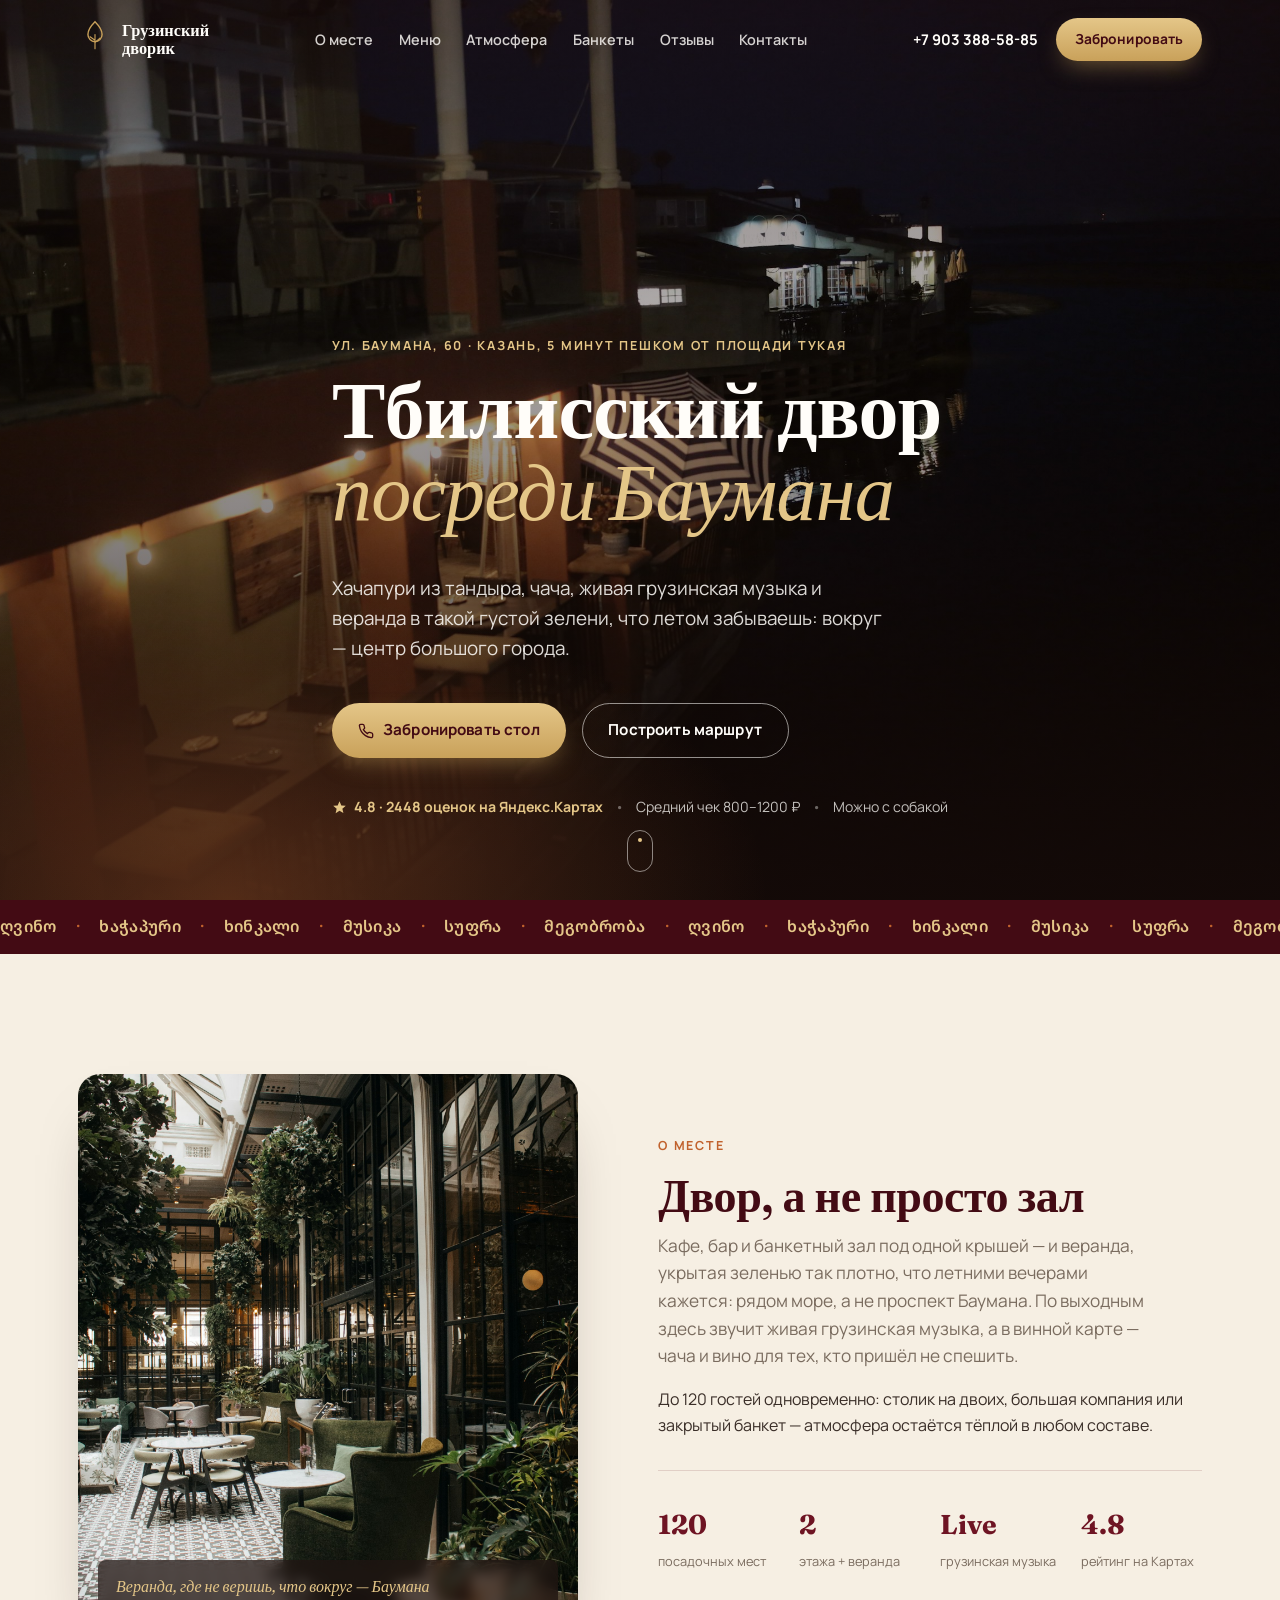
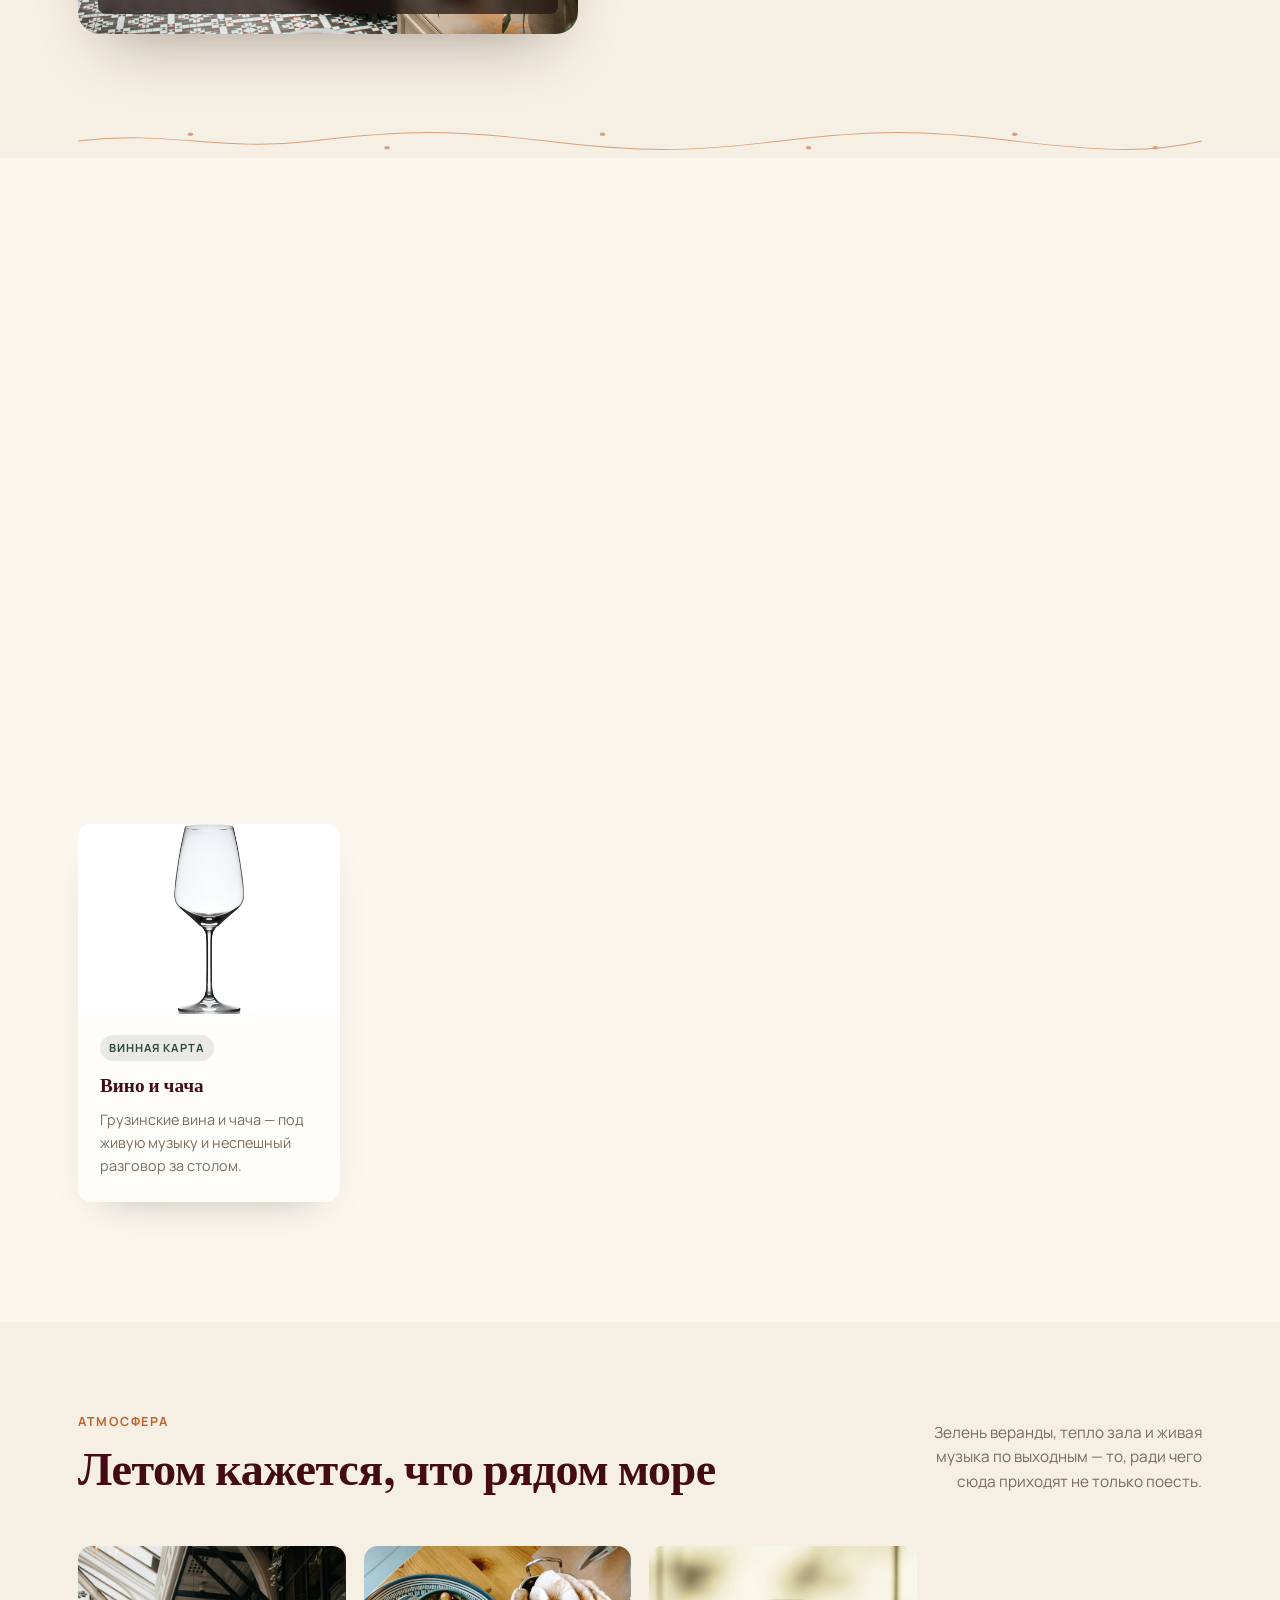
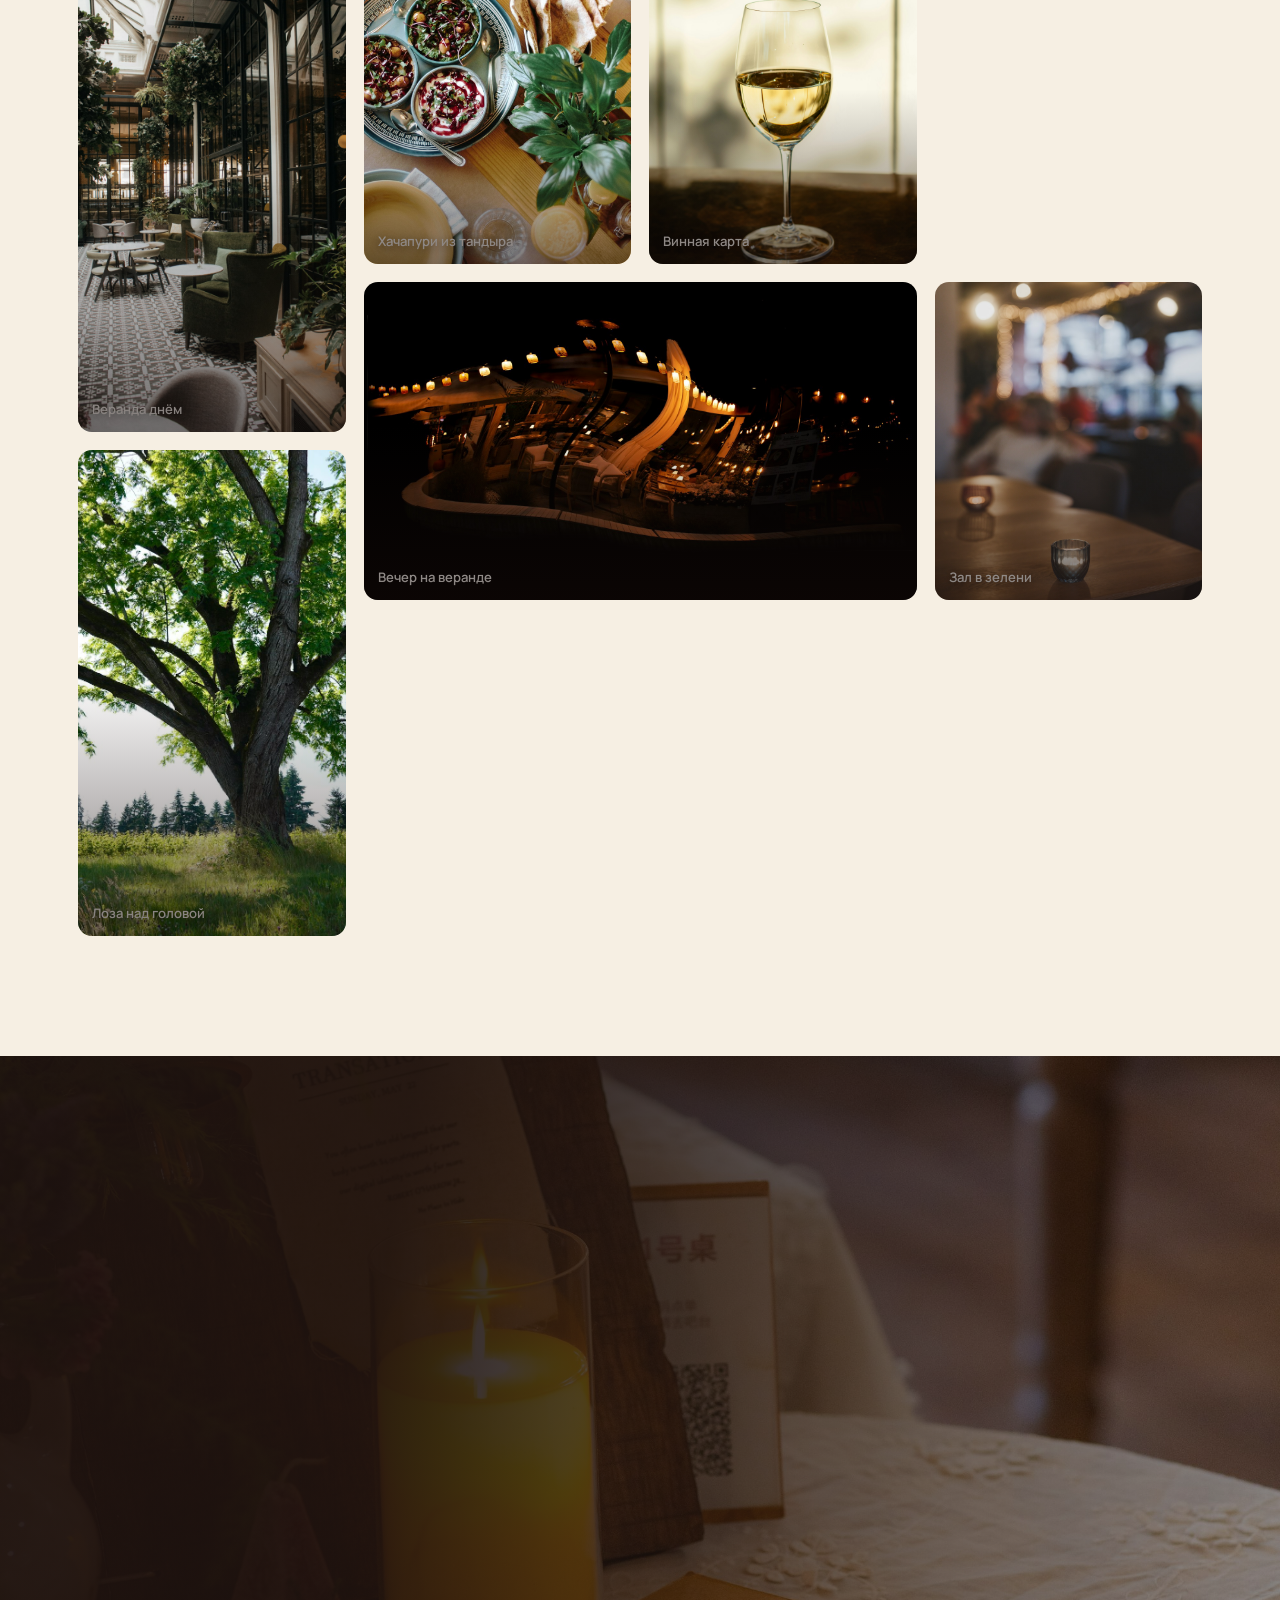
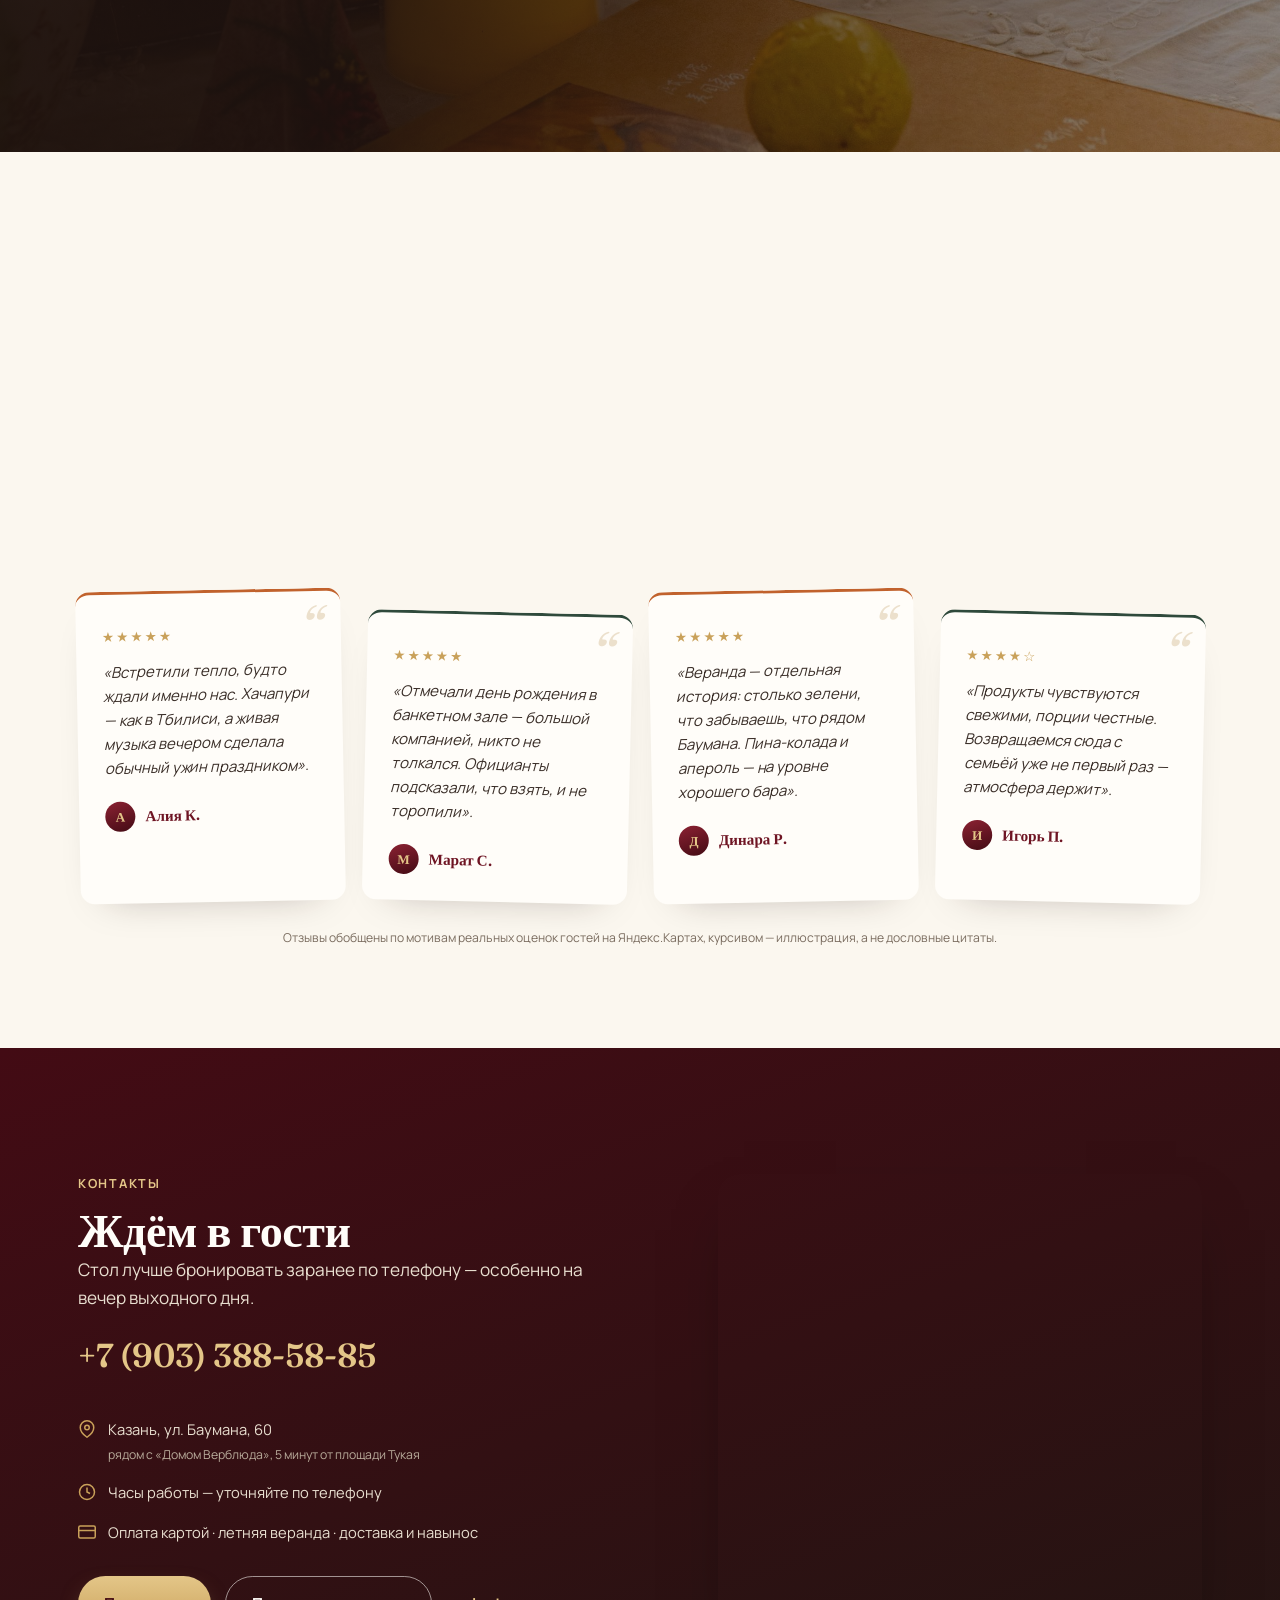
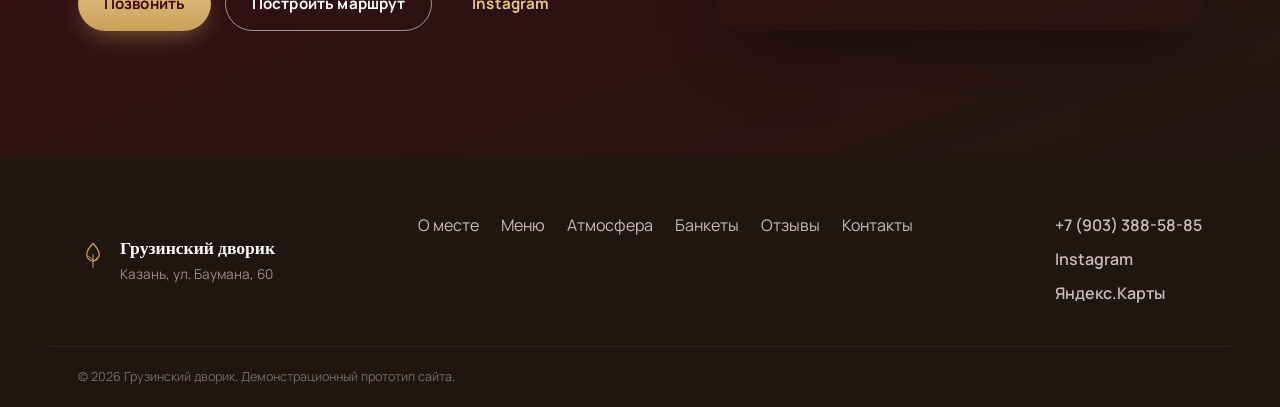
<file: gruzinskiy-dvorik/index.html>
<!DOCTYPE html>
<html lang="ru">
<head>
<meta charset="UTF-8">
<meta name="viewport" content="width=device-width, initial-scale=1.0">
<title>Грузинский дворик — ресторан грузинской кухни в Казани, ул. Баумана, 60</title>
<meta name="description" content="Грузинский дворик — кафе-ресторан на Баумана в Казани. Хачапури, хинкали, шашлык, живая грузинская музыка и веранда в зелени. Рейтинг 4.8. Бронирование стола, банкеты до 120 гостей.">
<meta name="keywords" content="грузинский ресторан казань, хачапури казань, хинкали казань, баумана ресторан, банкетный зал казань">
<meta property="og:title" content="Грузинский дворик — ресторан грузинской кухни в Казани">
<meta property="og:description" content="Хачапури из тандыра, живая музыка и веранда в зелени на Баумана, 60. Рейтинг 4.8 · 2448 оценок на Яндекс.Картах.">
<meta property="og:type" content="restaurant">
<meta property="og:locale" content="ru_RU">
<link rel="icon" href="data:image/svg+xml,%3Csvg xmlns='http://www.w3.org/2000/svg' viewBox='0 0 48 48'%3E%3Crect width='48' height='48' rx='10' fill='%236E1423'/%3E%3Cpath d='M24 8c6 5.5 9.5 10 9.5 16A9.5 9.5 0 0 1 24 33.5 9.5 9.5 0 0 1 14.5 24c0-6 3.5-10.5 9.5-16Z' fill='none' stroke='%23E4C688' stroke-width='2.2'/%3E%3Cpath d='M24 24v11M24 30l-5.5-4M24 33l5.5-4.5' fill='none' stroke='%23E4C688' stroke-width='1.8' stroke-linecap='round'/%3E%3C/svg%3E">
<link rel="preconnect" href="https://fonts.googleapis.com">
<link rel="preconnect" href="https://fonts.gstatic.com" crossorigin>
<link href="https://fonts.googleapis.com/css2?family=Fraunces:ital,opsz,wght@0,9..144,300;0,9..144,450;0,9..144,600;0,9..144,700;1,9..144,400;1,9..144,500;1,9..144,600&family=Manrope:wght@400;500;600;700;800&family=Noto+Sans+Georgian:wght@500;700&display=swap" rel="stylesheet">
<link rel="stylesheet" href="css/styles.css">
</head>
<body>

<a class="skip-link" href="#contacts">Перейти к контактам</a>

<!-- ============ HEADER ============ -->
<header class="site-header" id="siteHeader">
  <div class="wrap header-inner">
    <a href="#top" class="brand">
      <span class="brand-mark" aria-hidden="true">
        <svg viewBox="0 0 48 48" width="34" height="34"><path d="M24 4c6 6 10 11 10 18a10 10 0 0 1-20 0c0-7 4-12 10-18Z" fill="none" stroke="currentColor" stroke-width="2"/><path d="M24 22v20M24 30l-7-5M24 33l7-6" fill="none" stroke="currentColor" stroke-width="1.6" stroke-linecap="round"/></svg>
      </span>
      <span class="brand-text">Грузинский<br>дворик</span>
    </a>

    <nav class="main-nav" id="mainNav" aria-label="Основная навигация">
      <a href="#about">О месте</a>
      <a href="#menu">Меню</a>
      <a href="#gallery">Атмосфера</a>
      <a href="#banquets">Банкеты</a>
      <a href="#reviews">Отзывы</a>
      <a href="#contacts">Контакты</a>
    </nav>

    <div class="header-actions">
      <a href="tel:+79033885885" class="header-phone">+7 903 388-58-85</a>
      <a href="tel:+79033885885" class="btn btn-gold btn-sm">Забронировать</a>
      <button class="nav-toggle" id="navToggle" aria-label="Открыть меню" aria-expanded="false" aria-controls="mainNav">
        <span></span><span></span><span></span>
      </button>
    </div>
  </div>
</header>

<main id="top">

  <!-- ============ HERO ============ -->
  <section class="hero" id="hero">
    <div class="hero-media" aria-hidden="true">
      <img src="assets/img/hero.jpg" alt="" class="hero-img">
      <!-- TODO: заменить на реальное фото веранды заведения -->
      <div class="hero-scrim"></div>
      <div class="hero-glow"></div>
    </div>

    <div class="wrap hero-content">
      <p class="eyebrow eyebrow-light">ул. Баумана, 60 · Казань, 5 минут пешком от площади Тукая</p>
      <h1 class="hero-title">Тбилисский двор<br><em>посреди Баумана</em></h1>
      <p class="hero-sub">Хачапури из тандыра, чача, живая грузинская музыка и веранда в такой густой зелени, что летом забываешь: вокруг — центр большого города.</p>

      <div class="hero-cta">
        <a href="tel:+79033885885" class="btn btn-gold">
          <svg width="16" height="16" viewBox="0 0 24 24" fill="none" stroke="currentColor" stroke-width="2"><path d="M22 16.92v3a2 2 0 0 1-2.18 2 19.79 19.79 0 0 1-8.63-3.07 19.5 19.5 0 0 1-6-6 19.79 19.79 0 0 1-3.07-8.67A2 2 0 0 1 4.11 2h3a2 2 0 0 1 2 1.72c.127.96.361 1.903.7 2.81a2 2 0 0 1-.45 2.11L8.09 9.91a16 16 0 0 0 6 6l1.27-1.27a2 2 0 0 1 2.11-.45c.907.339 1.85.573 2.81.7A2 2 0 0 1 22 16.92Z"/></svg>
          Забронировать стол
        </a>
        <a href="https://yandex.ru/maps/org/gruzinskiy_dvorik/227430097816/?ll=49.115916%2C55.790050&z=16" target="_blank" rel="noopener" class="btn btn-outline-light">Построить маршрут</a>
      </div>

      <div class="hero-meta">
        <span class="hero-rating">
          <svg width="15" height="15" viewBox="0 0 24 24" fill="currentColor"><path d="M12 2l2.9 6.6 7.1.6-5.4 4.7 1.6 7-6.2-3.8L5.8 21l1.6-7L2 9.2l7.1-.6L12 2Z"/></svg>
          4.8 · 2448 оценок на Яндекс.Картах
        </span>
        <span class="hero-divider" aria-hidden="true">•</span>
        <span>Средний чек 800–1200 ₽</span>
        <span class="hero-divider" aria-hidden="true">•</span>
        <span>Можно с собакой</span>
      </div>
    </div>

    <button class="scroll-cue" id="scrollCue" aria-label="Пролистать вниз">
      <span></span>
    </button>
  </section>

  <!-- ============ MARQUEE ============ -->
  <div class="marquee" aria-hidden="true">
    <div class="marquee-track">
      <span>ღვინო</span><span class="dot">·</span>
      <span>ხაჭაპური</span><span class="dot">·</span>
      <span>ხინკალი</span><span class="dot">·</span>
      <span>მუსიკა</span><span class="dot">·</span>
      <span>სუფრა</span><span class="dot">·</span>
      <span>მეგობრობა</span><span class="dot">·</span>
      <span>ღვინო</span><span class="dot">·</span>
      <span>ხაჭაპური</span><span class="dot">·</span>
      <span>ხინკალი</span><span class="dot">·</span>
      <span>მუსიკა</span><span class="dot">·</span>
      <span>სუფრა</span><span class="dot">·</span>
      <span>მეგობრობა</span><span class="dot">·</span>
    </div>
  </div>

  <!-- ============ ABOUT ============ -->
  <section class="about" id="about">
    <div class="wrap about-grid">
      <div class="about-media reveal" data-reveal>
        <img src="assets/img/about-veranda.jpg" alt="Веранда ресторана в зелени" loading="lazy">
        <!-- TODO: заменить на реальное фото веранды и зала заведения -->
        <div class="about-media-tag">Веранда, где не веришь, что вокруг — Баумана</div>
      </div>

      <div class="about-copy">
        <p class="eyebrow reveal" data-reveal>О месте</p>
        <h2 class="section-title reveal" data-reveal>Двор, а не просто зал</h2>
        <p class="lead reveal" data-reveal>
          Кафе, бар и банкетный зал под одной крышей — и веранда, укрытая зеленью так плотно, что летними вечерами кажется: рядом море, а не проспект Баумана. По выходным здесь звучит живая грузинская музыка, а в винной карте — чача и вино для тех, кто пришёл не спешить.
        </p>
        <p class="reveal" data-reveal>
          До 120 гостей одновременно: столик на двоих, большая компания или закрытый банкет — атмосфера остаётся тёплой в любом составе.
        </p>

        <ul class="about-stats reveal" data-reveal>
          <li><strong>120</strong><span>посадочных мест</span></li>
          <li><strong>2</strong><span>этажа + веранда</span></li>
          <li><strong>Live</strong><span>грузинская музыка</span></li>
          <li><strong>4.8</strong><span>рейтинг на Картах</span></li>
        </ul>
      </div>
    </div>
  </section>

  <div class="vine-divider" aria-hidden="true"><svg viewBox="0 0 1200 60" preserveAspectRatio="none"><path class="vine-path" d="M0 30 C 100 10, 150 50, 250 30 S 400 10, 500 30 S 650 50, 750 30 S 900 10, 1000 30 S 1150 50, 1200 30" fill="none" stroke="currentColor" stroke-width="1.5"/><g class="vine-leaves" fill="currentColor"><circle cx="120" cy="18" r="3"/><circle cx="330" cy="42" r="3"/><circle cx="560" cy="18" r="3"/><circle cx="780" cy="42" r="3"/><circle cx="1000" cy="18" r="3"/><circle cx="1150" cy="42" r="3"/></g></svg></div>

  <!-- ============ MENU HIGHLIGHTS ============ -->
  <section class="menu" id="menu">
    <div class="wrap">
      <div class="section-head">
        <div>
          <p class="eyebrow reveal" data-reveal>Меню</p>
          <h2 class="section-title reveal" data-reveal>С чего начинается грузинский стол</h2>
        </div>
        <p class="section-note reveal" data-reveal>Основа меню — по описанию заведения на Яндекс.Картах. Плюс национальные татарские блюда. Средний чек — 800–1200 ₽.</p>
      </div>

      <div class="menu-grid">
        <article class="menu-card reveal" data-reveal>
          <div class="menu-card-img"><img src="assets/img/menu-khachapuri-adjara.jpg" alt="Хачапури" loading="lazy"></div>
          <div class="menu-card-body">
            <span class="menu-tag">легенда меню</span>
            <h3>Хачапури</h3>
            <p>Лепёшка с сыром сулугуни из тандыра — то, с чего начинается грузинский стол.</p>
          </div>
        </article>

        <article class="menu-card reveal" data-reveal>
          <div class="menu-card-img"><img src="assets/img/menu-khinkali.jpg" alt="Хинкали" loading="lazy"></div>
          <div class="menu-card-body">
            <span class="menu-tag">руками, без вилки</span>
            <h3>Хинкали</h3>
            <p>Сочные, с наваристым бульоном внутри — лепятся вручную, подаются горячими прямо из чана.</p>
          </div>
        </article>

        <article class="menu-card reveal" data-reveal>
          <div class="menu-card-img"><img src="assets/img/menu-shashlik.jpg" alt="Шашлык" loading="lazy"></div>
          <div class="menu-card-body">
            <span class="menu-tag">на углях</span>
            <h3>Шашлык</h3>
            <p>Готовится на открытом огне — с дымком, для большой компании.</p>
          </div>
        </article>

        <article class="menu-card reveal" data-reveal>
          <div class="menu-card-img"><img src="assets/img/menu-salad.jpg" alt="Закуски и салаты" loading="lazy"></div>
          <div class="menu-card-body">
            <span class="menu-tag">к столу</span>
            <h3>Закуски и салаты</h3>
            <p>Свежие овощи, зелень и сыр — то, с чего накрывают грузинский стол.</p>
          </div>
        </article>

        <article class="menu-card reveal" data-reveal>
          <div class="menu-card-img"><img src="assets/img/menu-wine.jpg" alt="Домашнее вино и чача" loading="lazy"></div>
          <div class="menu-card-body">
            <span class="menu-tag">винная карта</span>
            <h3>Вино и чача</h3>
            <p>Грузинские вина и чача — под живую музыку и неспешный разговор за столом.</p>
          </div>
        </article>
      </div>
    </div>
  </section>

  <!-- ============ GALLERY / ATMOSPHERE ============ -->
  <section class="atmosphere" id="gallery">
    <div class="wrap">
      <div class="section-head">
        <div>
          <p class="eyebrow reveal" data-reveal>Атмосфера</p>
          <h2 class="section-title reveal" data-reveal>Летом кажется, что рядом море</h2>
        </div>
        <p class="section-note reveal" data-reveal>Зелень веранды, тепло зала и живая музыка по выходным — то, ради чего сюда приходят не только поесть.</p>
      </div>

      <div class="gallery-grid">
        <figure class="g-item g-tall reveal" data-reveal>
          <img src="assets/img/gallery-veranda-day.jpg" alt="Веранда днём в зелени" loading="lazy">
          <figcaption>Веранда днём</figcaption>
        </figure>
        <figure class="g-item reveal" data-reveal>
          <img src="assets/img/gallery-khachapuri-close.jpg" alt="Хачапури крупным планом" loading="lazy">
          <figcaption>Хачапури из тандыра</figcaption>
        </figure>
        <figure class="g-item reveal" data-reveal>
          <img src="assets/img/gallery-wine-glass.jpg" alt="Бокал грузинского вина" loading="lazy">
          <figcaption>Винная карта</figcaption>
        </figure>
        <figure class="g-item g-wide reveal" data-reveal>
          <img src="assets/img/gallery-terrace-evening.jpg" alt="Веранда вечером с гирляндами" loading="lazy">
          <figcaption>Вечер на веранде</figcaption>
        </figure>
        <figure class="g-item reveal" data-reveal>
          <img src="assets/img/gallery-interior-warm.jpg" alt="Тёплый интерьер зала в зелени" loading="lazy">
          <figcaption>Зал в зелени</figcaption>
        </figure>
        <figure class="g-item g-tall reveal" data-reveal>
          <img src="assets/img/gallery-vine.jpg" alt="Виноградная лоза над столиками" loading="lazy">
          <figcaption>Лоза над головой</figcaption>
        </figure>
      </div>
      <!-- TODO: заменить всю галерею на реальные фото заведения после согласования с клиентом -->
    </div>
  </section>

  <!-- ============ BANQUETS ============ -->
  <section class="banquets" id="banquets">
    <div class="banquets-media" aria-hidden="true">
      <img src="assets/img/banquet-table.jpg" alt="" loading="lazy">
      <!-- TODO: заменить на реальное фото банкетного зала -->
      <div class="banquets-scrim"></div>
    </div>
    <div class="wrap banquets-inner">
      <p class="eyebrow eyebrow-light reveal" data-reveal>Мероприятия</p>
      <h2 class="section-title title-light reveal" data-reveal>Банкетный зал<br>до 120 гостей</h2>
      <p class="lead lead-light reveal" data-reveal>
        Дни рождения, корпоративы, семейные ужины — отдельный зал, живая музыка и грузинское застолье без суеты общего зала. Мы поможем собрать стол под ваш повод и число гостей.
      </p>
      <div class="banquets-list reveal" data-reveal>
        <span>Дни рождения</span>
        <span>Корпоративы</span>
        <span>Семейные ужины</span>
        <span>Деловые встречи</span>
      </div>
      <a href="tel:+79033885885" class="btn btn-gold reveal" data-reveal>Позвонить и обсудить банкет</a>
    </div>
  </section>

  <!-- ============ REVIEWS ============ -->
  <section class="reviews" id="reviews">
    <div class="wrap">
      <div class="section-head">
        <div>
          <p class="eyebrow reveal" data-reveal>Отзывы</p>
          <h2 class="section-title reveal" data-reveal>Что говорят гости</h2>
        </div>
        <a href="https://yandex.ru/maps/org/gruzinskiy_dvorik/227430097816/?ll=49.115916%2C55.790050&z=16" target="_blank" rel="noopener" class="rating-badge reveal" data-reveal>
          <span class="rating-num">4.8</span>
          <span class="rating-text">2448 оценок<br>1387 отзывов на Яндекс.Картах</span>
        </a>
      </div>

      <div class="aspect-row reveal" data-reveal>
        <p class="aspect-caption">Что чаще всего хвалят — по 1387 отзывам на Яндекс.Картах</p>
        <ul class="aspect-list">
          <li><span class="aspect-name">Атмосфера</span><span class="aspect-bar"><span class="aspect-fill" style="--pct:86%"></span></span><span class="aspect-pct">86%</span></li>
          <li><span class="aspect-name">Музыка</span><span class="aspect-bar"><span class="aspect-fill" style="--pct:82%"></span></span><span class="aspect-pct">82%</span></li>
          <li><span class="aspect-name">Персонал</span><span class="aspect-bar"><span class="aspect-fill" style="--pct:81%"></span></span><span class="aspect-pct">81%</span></li>
          <li><span class="aspect-name">Еда</span><span class="aspect-bar"><span class="aspect-fill" style="--pct:77%"></span></span><span class="aspect-pct">77%</span></li>
          <li><span class="aspect-name">Хачапури</span><span class="aspect-bar"><span class="aspect-fill" style="--pct:76%"></span></span><span class="aspect-pct">76%</span></li>
        </ul>
      </div>

      <div class="reviews-track">
        <blockquote class="review-card reveal" data-reveal>
          <span class="review-quote" aria-hidden="true">“</span>
          <span class="review-stars" aria-hidden="true">★★★★★</span>
          <p>«Встретили тепло, будто ждали именно нас. Хачапури — как в Тбилиси, а живая музыка вечером сделала обычный ужин праздником».</p>
          <footer><span class="review-avatar">А</span>Алия К.</footer>
        </blockquote>
        <blockquote class="review-card review-card-alt reveal" data-reveal>
          <span class="review-quote" aria-hidden="true">“</span>
          <span class="review-stars" aria-hidden="true">★★★★★</span>
          <p>«Отмечали день рождения в банкетном зале — большой компанией, никто не толкался. Официанты подсказали, что взять, и не торопили».</p>
          <footer><span class="review-avatar">М</span>Марат С.</footer>
        </blockquote>
        <blockquote class="review-card reveal" data-reveal>
          <span class="review-quote" aria-hidden="true">“</span>
          <span class="review-stars" aria-hidden="true">★★★★★</span>
          <p>«Веранда — отдельная история: столько зелени, что забываешь, что рядом Баумана. Пина-колада и апероль — на уровне хорошего бара».</p>
          <footer><span class="review-avatar">Д</span>Динара Р.</footer>
        </blockquote>
        <blockquote class="review-card review-card-alt reveal" data-reveal>
          <span class="review-quote" aria-hidden="true">“</span>
          <span class="review-stars" aria-hidden="true">★★★★☆</span>
          <p>«Продукты чувствуются свежими, порции честные. Возвращаемся сюда с семьёй уже не первый раз — атмосфера держит».</p>
          <footer><span class="review-avatar">И</span>Игорь П.</footer>
        </blockquote>
      </div>
      <p class="reviews-note">Отзывы обобщены по мотивам реальных оценок гостей на Яндекс.Картах, курсивом — иллюстрация, а не дословные цитаты.</p>
    </div>
  </section>

  <!-- ============ CONTACTS ============ -->
  <section class="contacts" id="contacts">
    <div class="wrap contacts-inner">

      <div class="contacts-info reveal" data-reveal>
        <p class="eyebrow eyebrow-light">Контакты</p>
        <h2 class="section-title title-light">Ждём в гости</h2>
        <p class="lead lead-light">Стол лучше бронировать заранее по телефону — особенно на вечер выходного дня.</p>

        <a href="tel:+79033885885" class="contacts-phone">+7 (903) 388-58-85</a>

        <div class="contacts-rows">
          <div class="contacts-row">
            <svg width="18" height="18" viewBox="0 0 24 24" fill="none" stroke="currentColor" stroke-width="2"><path d="M21 10c0 7-9 13-9 13s-9-6-9-13a9 9 0 0 1 18 0Z"/><circle cx="12" cy="10" r="3"/></svg>
            <span>Казань, ул. Баумана, 60<br><small>рядом с «Домом Верблюда», 5 минут от площади Тукая</small></span>
          </div>
          <div class="contacts-row">
            <svg width="18" height="18" viewBox="0 0 24 24" fill="none" stroke="currentColor" stroke-width="2"><circle cx="12" cy="12" r="10"/><path d="M12 6v6l4 2"/></svg>
            <span>Часы работы — уточняйте по телефону</span>
          </div>
          <div class="contacts-row">
            <svg width="18" height="18" viewBox="0 0 24 24" fill="none" stroke="currentColor" stroke-width="2"><rect x="1" y="4" width="22" height="16" rx="2"/><path d="M1 10h22"/></svg>
            <span>Оплата картой · летняя веранда · доставка и навынос</span>
          </div>
        </div>

        <div class="contacts-links">
          <a href="tel:+79033885885" class="btn btn-gold">Позвонить</a>
          <a href="https://yandex.ru/maps/org/gruzinskiy_dvorik/227430097816/?ll=49.115916%2C55.790050&z=16" target="_blank" rel="noopener" class="btn btn-outline-light">Построить маршрут</a>
          <a href="https://www.instagram.com/gruzinskii_dvorik_kzn" target="_blank" rel="noopener" class="btn btn-ghost-light">Instagram</a>
        </div>
      </div>

      <div class="contacts-map reveal" data-reveal>
        <iframe src="https://yandex.ru/map-widget/v1/?ll=49.115916%2C55.790050&z=16&pt=49.115916,55.790050,pm2rdm" title="Карта — Грузинский дворик, ул. Баумана, 60" loading="lazy"></iframe>
      </div>
    </div>
  </section>

</main>

<!-- ============ FOOTER ============ -->
<footer class="site-footer">
  <div class="wrap footer-inner">
    <div class="footer-brand">
      <span class="brand-mark" aria-hidden="true">
        <svg viewBox="0 0 48 48" width="30" height="30"><path d="M24 4c6 6 10 11 10 18a10 10 0 0 1-20 0c0-7 4-12 10-18Z" fill="none" stroke="currentColor" stroke-width="2"/><path d="M24 22v20M24 30l-7-5M24 33l7-6" fill="none" stroke="currentColor" stroke-width="1.6" stroke-linecap="round"/></svg>
      </span>
      <div>
        <p class="footer-title">Грузинский дворик</p>
        <p class="footer-tag">Казань, ул. Баумана, 60</p>
      </div>
    </div>

    <nav class="footer-nav" aria-label="Навигация в подвале">
      <a href="#about">О месте</a>
      <a href="#menu">Меню</a>
      <a href="#gallery">Атмосфера</a>
      <a href="#banquets">Банкеты</a>
      <a href="#reviews">Отзывы</a>
      <a href="#contacts">Контакты</a>
    </nav>

    <div class="footer-contacts">
      <a href="tel:+79033885885">+7 (903) 388-58-85</a>
      <a href="https://www.instagram.com/gruzinskii_dvorik_kzn" target="_blank" rel="noopener">Instagram</a>
      <a href="https://yandex.ru/maps/org/gruzinskiy_dvorik/227430097816/?ll=49.115916%2C55.790050&z=16" target="_blank" rel="noopener">Яндекс.Карты</a>
    </div>
  </div>
  <div class="wrap footer-bottom">
    <p>© 2026 Грузинский дворик. Демонстрационный прототип сайта.</p>
  </div>
</footer>

<script src="js/script.js"></script>
</body>
</html>
</file>
<file: gruzinskiy-dvorik/css/styles.css>
/* ===================================================================
   ГРУЗИНСКИЙ ДВОРИК — design tokens
   Палитра: винный (#6E1423) + графитовая "улица" + зелень "веранды"
   Display: Fraunces (тёплый, с характером) · Body: Manrope
   Сигнатурный элемент: лоза-разделитель между секциями (SVG)
=================================================================== */

:root{
  --wine:        #6E1423;
  --wine-dark:   #430B14;
  --wine-soft:   #8C2233;
  --terracotta:  #C1622D;
  --forest:      #2F4A3C;
  --forest-dark: #1D2E25;
  --ink:         #211512;
  --graphite:    #2B2724;
  --cream:       #F6EFE3;
  --cream-deep:  #ECE0CC;
  --paper:       #FBF7EF;
  --gold:        #C9A15A;
  --gold-light:  #E4C688;
  --white:       #FFFDF9;

  --text-body:   #3A2E28;
  --text-muted:  #7A6C5F;

  --font-display: "Fraunces", ui-serif, Georgia, serif;
  --font-body: "Manrope", ui-sans-serif, system-ui, sans-serif;
  --font-geo: "Noto Sans Georgian", var(--font-body);

  --container: 1180px;
  --radius-lg: 22px;
  --radius-md: 14px;
  --radius-sm: 8px;

  --ease: cubic-bezier(.16,.84,.44,1);
}

/* ---------- reset ---------- */
*,*::before,*::after{ box-sizing:border-box; }
html{ scroll-behavior:smooth; }
body{
  margin:0;
  background:var(--cream);
  color:var(--text-body);
  font-family:var(--font-body);
  font-size:16px;
  line-height:1.6;
  -webkit-font-smoothing:antialiased;
}
img{ max-width:100%; display:block; }
a{ color:inherit; text-decoration:none; }
ul{ list-style:none; margin:0; padding:0; }
h1,h2,h3,p,figure,blockquote{ margin:0; }
button{ font:inherit; color:inherit; background:none; border:none; cursor:pointer; }
input,textarea{ font:inherit; }

@media (prefers-reduced-motion: reduce){
  *{ animation-duration:.001ms !important; animation-iteration-count:1 !important; transition-duration:.001ms !important; scroll-behavior:auto !important; }
}

:focus-visible{ outline:2px solid var(--gold); outline-offset:3px; border-radius:4px; }

.skip-link{
  position:absolute; left:-999px; top:0; background:var(--wine); color:var(--white);
  padding:.8em 1.2em; z-index:999; border-radius:0 0 8px 0;
}
.skip-link:focus{ left:0; }

.wrap{ max-width:var(--container); margin:0 auto; padding:0 28px; }

/* ---------- typography helpers ---------- */
.eyebrow{
  font-family:var(--font-body);
  font-weight:700;
  font-size:.78rem;
  letter-spacing:.14em;
  text-transform:uppercase;
  color:var(--terracotta);
  margin-bottom:.9em;
}
.eyebrow-light{ color:var(--gold-light); }

.section-title{
  font-family:var(--font-display);
  font-weight:600;
  font-size:clamp(1.9rem, 3.6vw, 2.9rem);
  line-height:1.12;
  color:var(--wine-dark);
  letter-spacing:-.01em;
}
.title-light{ color:var(--white); }

.lead{ font-size:1.08rem; color:var(--text-muted); max-width:46ch; }
.lead-light{ color:#E9DFD0; }

.section-head{
  display:flex; justify-content:space-between; align-items:flex-end; gap:32px;
  margin-bottom:52px;
}
.section-note{ max-width:32ch; color:var(--text-muted); font-size:.96rem; text-align:right; }

/* ---------- buttons ---------- */
.btn{
  display:inline-flex; align-items:center; justify-content:center; gap:.6em;
  padding:.95em 1.7em;
  border-radius:100px;
  font-weight:700;
  font-size:.95rem;
  letter-spacing:.01em;
  transition:transform .35s var(--ease), box-shadow .35s var(--ease), background .3s, color .3s;
  white-space:nowrap;
}
.btn-sm{ padding:.75em 1.35em; font-size:.86rem; }
.btn-block{ width:100%; }

.btn-gold{
  background:linear-gradient(180deg, var(--gold-light), var(--gold));
  color:var(--wine-dark);
  box-shadow:0 10px 24px -8px rgba(201,161,90,.55);
}
.btn-gold:hover{ transform:translateY(-2px); box-shadow:0 14px 30px -8px rgba(201,161,90,.7); }

.btn-outline-light{
  border:1.5px solid rgba(255,253,249,.55);
  color:var(--white);
}
.btn-outline-light:hover{ background:rgba(255,253,249,.12); border-color:var(--white); }

.btn-ghost-light{ color:var(--gold-light); }
.btn-ghost-light:hover{ color:var(--white); }

/* ===================================================================
   HEADER
=================================================================== */
.site-header{
  position:fixed; top:0; left:0; right:0; z-index:100;
  padding:18px 0;
  transition:background .4s var(--ease), padding .4s var(--ease), box-shadow .4s var(--ease);
}
.site-header.is-scrolled{
  background:rgba(33,21,18,.92);
  backdrop-filter:blur(10px);
  padding:12px 0;
  box-shadow:0 8px 30px -12px rgba(0,0,0,.4);
}
.header-inner{ display:flex; flex-wrap:wrap; align-items:center; justify-content:space-between; gap:10px 16px; }

.brand{ display:flex; align-items:center; gap:10px; color:var(--white); flex-shrink:0; }
.brand-mark{ color:var(--gold); flex-shrink:0; }
.brand-text{ font-family:var(--font-display); font-weight:600; font-size:1.02rem; line-height:1.12; white-space:nowrap; }

.main-nav{ display:flex; gap:clamp(14px, 2vw, 30px); flex-shrink:1; min-width:0; }
.main-nav a{
  color:rgba(255,253,249,.82); font-size:.9rem; font-weight:600; position:relative; padding:4px 0;
  white-space:nowrap;
}
.main-nav a::after{
  content:""; position:absolute; left:0; right:100%; bottom:0; height:1.5px; background:var(--gold);
  transition:right .3s var(--ease);
}
.main-nav a:hover{ color:var(--white); }
.main-nav a:hover::after{ right:0; }

.header-actions{ display:flex; align-items:center; gap:18px; flex-shrink:0; }
.header-phone{ color:var(--white); font-weight:700; font-size:.92rem; display:none; white-space:nowrap; }

.nav-toggle{
  display:none; flex-direction:column; gap:5px; width:26px; padding:6px 0;
}
.nav-toggle span{ display:block; width:100%; height:2px; background:var(--white); transition:transform .3s, opacity .3s; }
.nav-toggle[aria-expanded="true"] span:nth-child(1){ transform:translateY(7px) rotate(45deg); }
.nav-toggle[aria-expanded="true"] span:nth-child(2){ opacity:0; }
.nav-toggle[aria-expanded="true"] span:nth-child(3){ transform:translateY(-7px) rotate(-45deg); }

/* ===================================================================
   HERO
=================================================================== */
.hero{
  position:relative; min-height:100svh; display:flex; align-items:flex-end;
  overflow:hidden; padding-bottom:min(9vh, 90px);
}
.hero-media{ position:absolute; inset:0; z-index:0; }
.hero-img{ width:100%; height:100%; object-fit:cover; object-position:center 65%; }
.hero-scrim{
  position:absolute; inset:0;
  background:
    linear-gradient(0deg, rgba(20,10,8,.94) 0%, rgba(20,10,8,.5) 42%, rgba(20,10,8,.35) 65%, rgba(33,15,15,.55) 100%);
}
.hero-glow{
  position:absolute; inset:0;
  background:radial-gradient(60% 50% at 18% 100%, rgba(193,98,45,.35), transparent 70%);
  mix-blend-mode:screen;
}

.hero-content{ position:relative; z-index:1; color:var(--white); }
.hero-title{
  font-family:var(--font-display);
  font-weight:600;
  font-size:clamp(2.6rem, 6.4vw, 5rem);
  line-height:1.03;
  letter-spacing:-.01em;
  margin:.15em 0 .5em;
  max-width:14ch;
  text-wrap:balance;
}
.hero-title em{ font-style:italic; font-weight:400; color:var(--gold-light); }

.hero-sub{
  font-size:clamp(1rem, 1.6vw, 1.18rem);
  color:rgba(255,253,249,.86);
  max-width:46ch;
  margin-bottom:2.1em;
}

.hero-cta{ display:flex; flex-wrap:wrap; gap:16px; margin-bottom:2.4em; }

.hero-meta{
  display:flex; flex-wrap:wrap; align-items:center; gap:12px;
  font-size:.88rem; color:rgba(255,253,249,.75);
}
.hero-rating{ display:inline-flex; align-items:center; gap:7px; color:var(--gold-light); font-weight:700; }
.hero-divider{ opacity:.5; }

.scroll-cue{
  position:absolute; bottom:28px; left:50%; transform:translateX(-50%); z-index:1;
  width:26px; height:42px; border:1.5px solid rgba(255,253,249,.5); border-radius:100px;
}
.scroll-cue span{
  position:absolute; top:7px; left:50%; width:4px; height:4px; margin-left:-2px;
  background:var(--gold-light); border-radius:50%;
  animation:scrollCue 1.8s ease-in-out infinite;
}
@keyframes scrollCue{
  0%{ transform:translateY(0); opacity:1; }
  70%{ transform:translateY(16px); opacity:0; }
  100%{ opacity:0; }
}

/* ===================================================================
   MARQUEE — Georgian words, signature texture strip
=================================================================== */
.marquee{
  background:var(--wine-dark); color:var(--gold-light);
  overflow:hidden; padding:14px 0; position:relative; z-index:1;
}
.marquee-track{
  display:flex; gap:1.2em; white-space:nowrap; width:max-content;
  font-family:var(--font-geo); font-weight:600; font-size:1rem; letter-spacing:.02em;
  animation:marqueeScroll 38s linear infinite;
}
.marquee .dot{ color:var(--terracotta); }
@keyframes marqueeScroll{
  from{ transform:translateX(0); }
  to{ transform:translateX(-50%); }
}

/* ===================================================================
   ABOUT
=================================================================== */
.about{ padding:min(14vh,120px) 0 min(10vh,90px); background:var(--cream); }
.about-grid{
  display:grid; grid-template-columns:.92fr 1fr; gap:min(7vw,80px); align-items:center;
}
.about-media{ position:relative; border-radius:var(--radius-lg); overflow:hidden; box-shadow:0 30px 60px -30px rgba(33,21,18,.4); }
.about-media img{ width:100%; height:560px; object-fit:cover; }
.about-media-tag{
  position:absolute; left:20px; bottom:20px; right:20px;
  background:rgba(33,21,18,.72); backdrop-filter:blur(6px);
  color:var(--gold-light); font-family:var(--font-display); font-style:italic; font-size:1rem;
  padding:14px 18px; border-radius:var(--radius-sm);
}

.about-copy .lead{ margin:.6em 0 1em; }
.about-copy > p{ margin-bottom:1.1em; }

.about-stats{
  display:grid; grid-template-columns:repeat(4,1fr); gap:20px;
  margin-top:2em; padding-top:2em; border-top:1px solid rgba(110,20,35,.15);
}
.about-stats li{ display:flex; flex-direction:column; gap:.25em; }
.about-stats strong{ font-family:var(--font-display); font-size:1.7rem; color:var(--wine); }
.about-stats span{ font-size:.8rem; color:var(--text-muted); }

/* ---------- vine divider (signature element) ---------- */
.vine-divider{ color:var(--terracotta); opacity:.55; margin:0 auto; max-width:var(--container); padding:0 28px; }
.vine-divider svg{ width:100%; height:34px; display:block; }
.vine-path{
  stroke-dasharray:1600; stroke-dashoffset:1600;
}
.vine-divider.in-view .vine-path{
  animation:drawVine 1.8s var(--ease) forwards;
}
@keyframes drawVine{ to{ stroke-dashoffset:0; } }

/* ===================================================================
   MENU
=================================================================== */
.menu{ padding:min(10vh,90px) 0 min(14vh,120px); background:var(--paper); }

.menu-grid{
  display:grid; grid-template-columns:repeat(4, 1fr); gap:26px;
}
.menu-card{
  background:var(--white); border-radius:var(--radius-md); overflow:hidden;
  box-shadow:0 18px 40px -26px rgba(33,21,18,.35);
  transition:transform .45s var(--ease), box-shadow .45s var(--ease);
}
.menu-card:hover{ transform:translateY(-6px); box-shadow:0 26px 50px -22px rgba(33,21,18,.4); }
.menu-card-img{ height:190px; overflow:hidden; }
.menu-card-img img{ width:100%; height:100%; object-fit:cover; transition:transform .6s var(--ease); }
.menu-card:hover .menu-card-img img{ transform:scale(1.07); }

.menu-card-body{ padding:20px 22px 24px; position:relative; }
.menu-tag{
  display:inline-block; font-size:.7rem; font-weight:700; letter-spacing:.08em; text-transform:uppercase;
  color:var(--forest); background:rgba(47,74,60,.1); padding:.35em .8em; border-radius:100px; margin-bottom:.8em;
}
.menu-card-body h3{
  font-family:var(--font-display); font-weight:600; font-size:1.2rem; color:var(--wine-dark);
  margin-bottom:.4em; position:relative; display:inline-block;
}
.menu-card-body p{ font-size:.9rem; color:var(--text-muted); }

/* ===================================================================
   ATMOSPHERE / GALLERY — asymmetric grid, not a uniform 3x3
=================================================================== */
.atmosphere{ padding:min(10vh,90px) 0 min(14vh,120px); background:var(--cream); }

.gallery-grid{
  display:grid;
  grid-template-columns:repeat(4, 1fr);
  grid-auto-rows:150px;
  gap:18px;
}
.g-item{
  position:relative; border-radius:var(--radius-md); overflow:hidden;
  grid-column:span 1; grid-row:span 2;
}
.g-item.g-tall{ grid-row:span 3; }
.g-item.g-wide{ grid-column:span 2; grid-row:span 2; }
.g-item img{ width:100%; height:100%; object-fit:cover; transition:transform .7s var(--ease); }
.g-item:hover img{ transform:scale(1.06); }
.g-item figcaption{
  position:absolute; left:14px; bottom:12px; color:var(--white);
  font-size:.82rem; font-weight:600;
  text-shadow:0 2px 10px rgba(0,0,0,.55);
}
.g-item::after{
  content:""; position:absolute; inset:0;
  background:linear-gradient(0deg, rgba(20,10,8,.55), transparent 55%);
}

/* ===================================================================
   BANQUETS
=================================================================== */
.banquets{ position:relative; padding:min(16vh,150px) 0; overflow:hidden; }
.banquets-media{ position:absolute; inset:0; z-index:0; }
.banquets-media img{ width:100%; height:100%; object-fit:cover; }
.banquets-scrim{
  position:absolute; inset:0;
  background:linear-gradient(100deg, rgba(29,18,15,.94) 30%, rgba(29,18,15,.55) 70%, rgba(29,18,15,.35) 100%);
}
.banquets-inner{ position:relative; z-index:1; max-width:640px; }
.banquets-inner .lead{ margin:.7em 0 1.6em; max-width:44ch; }

.banquets-list{ display:flex; flex-wrap:wrap; gap:10px; margin-bottom:2em; }
.banquets-list span{
  font-size:.85rem; font-weight:600; color:var(--gold-light);
  border:1px solid rgba(228,198,136,.35); padding:.5em 1.1em; border-radius:100px;
}

/* ===================================================================
   REVIEWS
=================================================================== */
.reviews{ padding:min(12vh,100px) 0; background:var(--paper); }

.rating-badge{
  display:flex; align-items:center; gap:14px; background:var(--wine); color:var(--white);
  padding:14px 22px; border-radius:var(--radius-md); flex-shrink:0;
  transition:transform .3s var(--ease);
}
.rating-badge:hover{ transform:translateY(-3px); }
.rating-num{ font-family:var(--font-display); font-size:2.1rem; font-weight:600; color:var(--gold-light); }
.rating-text{ font-size:.78rem; line-height:1.35; color:rgba(255,253,249,.85); }

/* ---------- aspect stats (real data from Яндекс.Карты) ---------- */
.aspect-row{
  background:var(--cream-deep); border-radius:var(--radius-lg);
  padding:28px min(5vw,36px); margin-bottom:46px;
}
.aspect-caption{
  font-size:.8rem; font-weight:700; letter-spacing:.03em; color:var(--text-muted);
  margin-bottom:18px;
}
.aspect-list{ display:grid; grid-template-columns:repeat(5, 1fr); gap:22px; }
.aspect-list li{ display:flex; flex-direction:column; gap:8px; }
.aspect-name{ font-size:.82rem; font-weight:700; color:var(--wine-dark); }
.aspect-bar{
  position:relative; height:6px; border-radius:100px; background:rgba(110,20,35,.14); overflow:hidden;
}
.aspect-fill{
  position:absolute; inset:0; width:0; border-radius:100px;
  background:linear-gradient(90deg, var(--terracotta), var(--gold));
  transition:width 1.1s var(--ease);
}
.aspect-row.in-view .aspect-fill{ width:var(--pct); }
.aspect-pct{ font-size:.78rem; font-weight:700; color:var(--terracotta); }

.reviews-track{
  display:grid; grid-template-columns:repeat(4, 1fr); gap:22px;
}
.review-card{
  position:relative;
  background:var(--white); border-radius:var(--radius-md); padding:32px 26px 26px;
  box-shadow:0 18px 40px -28px rgba(33,21,18,.35);
  border-top:3px solid var(--terracotta);
  transform:rotate(-1.1deg);
  transition:transform .4s var(--ease), box-shadow .4s var(--ease);
}
.review-card-alt{ transform:rotate(1.3deg); margin-top:22px; border-top-color:var(--forest); }
.review-card:nth-child(1){ transition-delay:0s; }
.review-card:nth-child(2){ transition-delay:.08s; }
.review-card:nth-child(3){ transition-delay:.16s; }
.review-card:nth-child(4){ transition-delay:.24s; }
.review-card:hover{ transform:rotate(0deg) translateY(-6px); box-shadow:0 26px 50px -22px rgba(33,21,18,.4); }
.review-quote{
  position:absolute; top:10px; right:18px; font-family:var(--font-display);
  font-size:3rem; color:var(--cream-deep); line-height:1; font-style:italic; font-weight:600;
}
.review-stars{ display:block; color:var(--gold); letter-spacing:.15em; font-size:.85rem; margin-bottom:.9em; }
.review-card p{ font-size:.94rem; color:var(--text-body); margin-bottom:1.4em; font-style:italic; position:relative; }
.review-card footer{
  display:flex; align-items:center; gap:10px;
  font-family:var(--font-display); font-weight:600; color:var(--wine); font-size:.95rem;
}
.review-avatar{
  display:inline-flex; align-items:center; justify-content:center;
  width:30px; height:30px; border-radius:50%; flex-shrink:0;
  background:linear-gradient(160deg, var(--wine-soft), var(--wine-dark));
  color:var(--gold-light); font-size:.82rem; font-weight:700;
}
.reviews-note{ margin-top:26px; font-size:.76rem; color:var(--text-muted); text-align:center; }

/* ===================================================================
   CONTACTS
=================================================================== */
.contacts{
  position:relative; padding:min(14vh,130px) 0;
  background:linear-gradient(160deg, var(--wine-dark), var(--ink));
}
.contacts-inner{
  display:grid; grid-template-columns:1fr .85fr; gap:min(6vw,70px); align-items:stretch;
}

.contacts-phone{
  display:block; font-family:var(--font-display); font-weight:600;
  font-size:clamp(1.6rem, 2.6vw, 2.1rem); color:var(--gold-light);
  margin:.5em 0 1.1em;
}
.contacts-rows{ display:flex; flex-direction:column; gap:16px; margin-bottom:2em; }
.contacts-row{
  display:flex; gap:12px; align-items:flex-start; color:#E9DFD0; font-size:.92rem;
}
.contacts-row svg{ flex-shrink:0; margin-top:2px; color:var(--gold); }
.contacts-row small{ color:#B9AC9B; }
.contacts-links{ display:flex; gap:14px; flex-wrap:wrap; }

.contacts-map{
  min-height:340px; border-radius:var(--radius-lg); overflow:hidden;
  box-shadow:0 30px 60px -26px rgba(0,0,0,.5);
}
.contacts-map iframe{ width:100%; height:100%; min-height:340px; border:0; display:block; }

/* ===================================================================
   FOOTER
=================================================================== */
.site-footer{ background:var(--ink); color:#C9BCAE; }
.footer-inner{
  display:flex; flex-wrap:wrap; justify-content:space-between; gap:36px;
  padding:56px 28px 40px;
}
.footer-brand{ display:flex; align-items:center; gap:12px; color:var(--gold); }
.footer-title{ font-family:var(--font-display); font-weight:600; font-size:1.1rem; color:var(--white); }
.footer-tag{ font-size:.85rem; color:#9C8E7F; margin-top:2px; }

.footer-nav{ display:flex; flex-wrap:wrap; gap:22px; }
.footer-nav a:hover{ color:var(--gold-light); }

.footer-contacts{ display:flex; flex-direction:column; gap:8px; align-items:flex-start; font-weight:600; }
.footer-contacts a:hover{ color:var(--gold-light); }

.footer-bottom{
  border-top:1px solid rgba(255,253,249,.08); padding:20px 28px; font-size:.78rem; color:#786D60;
}

/* ===================================================================
   SCROLL REVEAL
=================================================================== */
.reveal{ opacity:0; transform:translateY(26px); transition:opacity .8s var(--ease), transform .8s var(--ease); }
.reveal.in-view{ opacity:1; transform:translateY(0); }

/* ---------- resting/hover transforms + own transition speed outrank .reveal.in-view once revealed ---------- */
#reviews .review-card{ transform:rotate(-1.1deg); transition:opacity .8s var(--ease), transform .4s var(--ease), box-shadow .4s var(--ease); }
#reviews .review-card-alt{ transform:rotate(1.3deg); }
#reviews .review-card:hover{ transform:rotate(0deg) translateY(-6px); }
#reviews .rating-badge{ transition:opacity .8s var(--ease), transform .3s var(--ease); }
#reviews .rating-badge:hover{ transform:translateY(-3px); }
#menu .menu-card{ transition:opacity .8s var(--ease), transform .45s var(--ease), box-shadow .45s var(--ease); }
#menu .menu-card:hover{ transform:translateY(-6px); }
#banquets .btn-gold{ transition:opacity .8s var(--ease), transform .35s var(--ease), box-shadow .35s var(--ease), background .3s, color .3s; }
#banquets .btn-gold:hover{ transform:translateY(-2px); }

/* ===================================================================
   RESPONSIVE
=================================================================== */
@media (min-width: 1180px){
  .header-phone{ display:inline; }
}

@media (max-width: 1080px){
  .menu-grid{ grid-template-columns:repeat(3,1fr); }
  .reviews-track{ grid-template-columns:repeat(2,1fr); }
  .gallery-grid{ grid-template-columns:repeat(3,1fr); }
  .g-item.g-wide{ grid-column:span 2; }
  .aspect-list{ grid-template-columns:repeat(3,1fr); row-gap:20px; }
}

@media (max-width: 940px){
  .main-nav{
    position:fixed; inset:0 0 0 auto; width:min(78vw,320px); height:100vh;
    background:var(--ink); flex-direction:column; padding:110px 32px 40px; gap:26px;
    transform:translateX(100%); transition:transform .4s var(--ease); z-index:90;
  }
  .main-nav.is-open{ transform:translateX(0); }
  .main-nav a{ font-size:1.05rem; color:var(--white); }
  .nav-toggle{ display:flex; }
  .header-phone{ display:none; }

  .about-grid{ grid-template-columns:1fr; }
  .about-media img{ height:380px; }
  .about-stats{ grid-template-columns:repeat(2,1fr); }

  .menu-grid{ grid-template-columns:repeat(2,1fr); }

  .gallery-grid{ grid-template-columns:repeat(2,1fr); grid-auto-rows:140px; }
  .g-item.g-wide{ grid-column:span 2; }

  .section-head{ flex-direction:column; align-items:flex-start; gap:14px; }
  .section-note{ text-align:left; }

  .reviews-track{ grid-template-columns:1fr; }
  #reviews .review-card, #reviews .review-card-alt{ transform:none; margin-top:0; }
  .aspect-list{ grid-template-columns:repeat(2,1fr); }
  .aspect-row{ padding:24px 22px; }

  .contacts-inner{ grid-template-columns:1fr; }
  .contacts-map{ min-height:280px; order:-1; }
}

@media (max-width: 540px){
  .wrap{ padding:0 20px; }
  .hero{ align-items:flex-start; padding-top:140px; padding-bottom:56px; }
  .hero-cta{ flex-direction:column; align-items:stretch; }
  .hero-cta .btn{ width:100%; }
  .menu-grid{ grid-template-columns:1fr; }
  .gallery-grid{ grid-template-columns:1fr 1fr; grid-auto-rows:130px; }
  .about-stats{ grid-template-columns:repeat(2,1fr); }

  .brand-text{ font-size:.9rem; }
  .header-actions{ gap:8px; }
  .header-actions .btn-sm{ padding:.55em .95em; font-size:.76rem; }
  .nav-toggle{ width:22px; }
}
</file>
